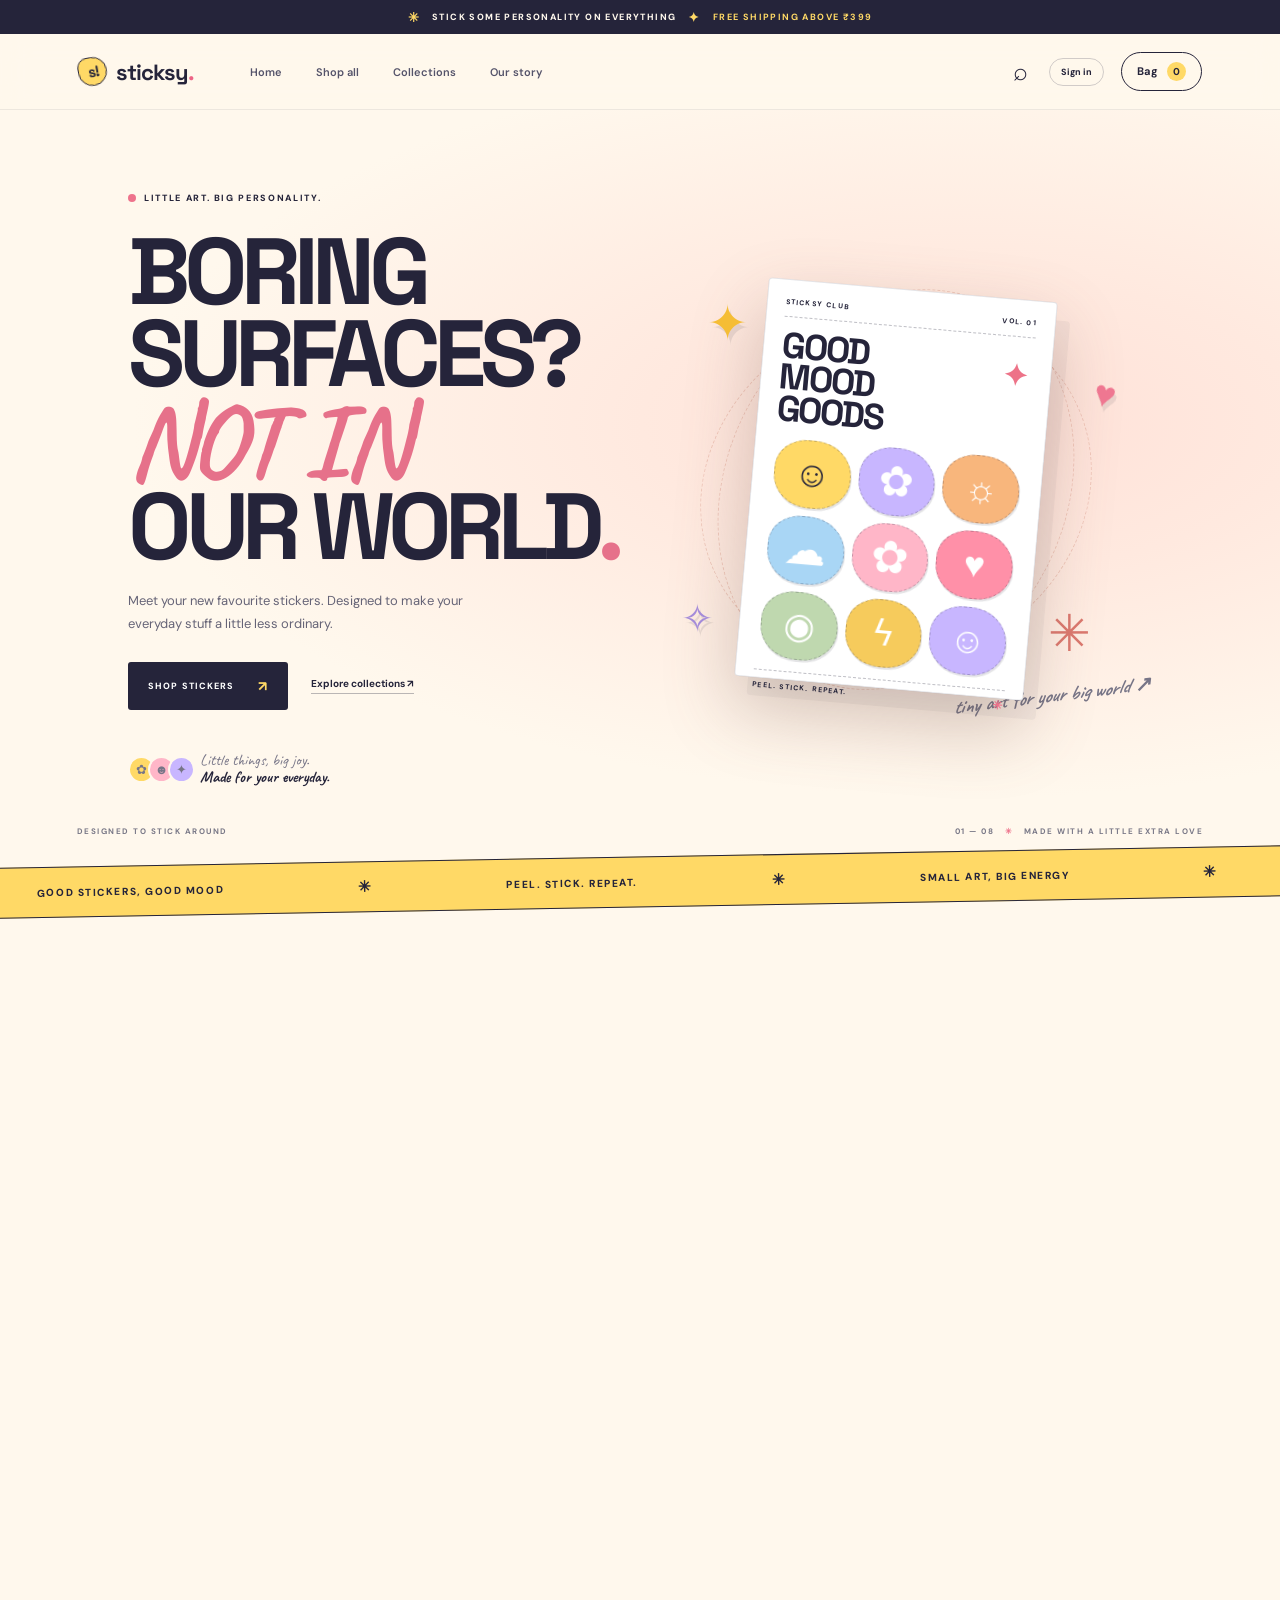
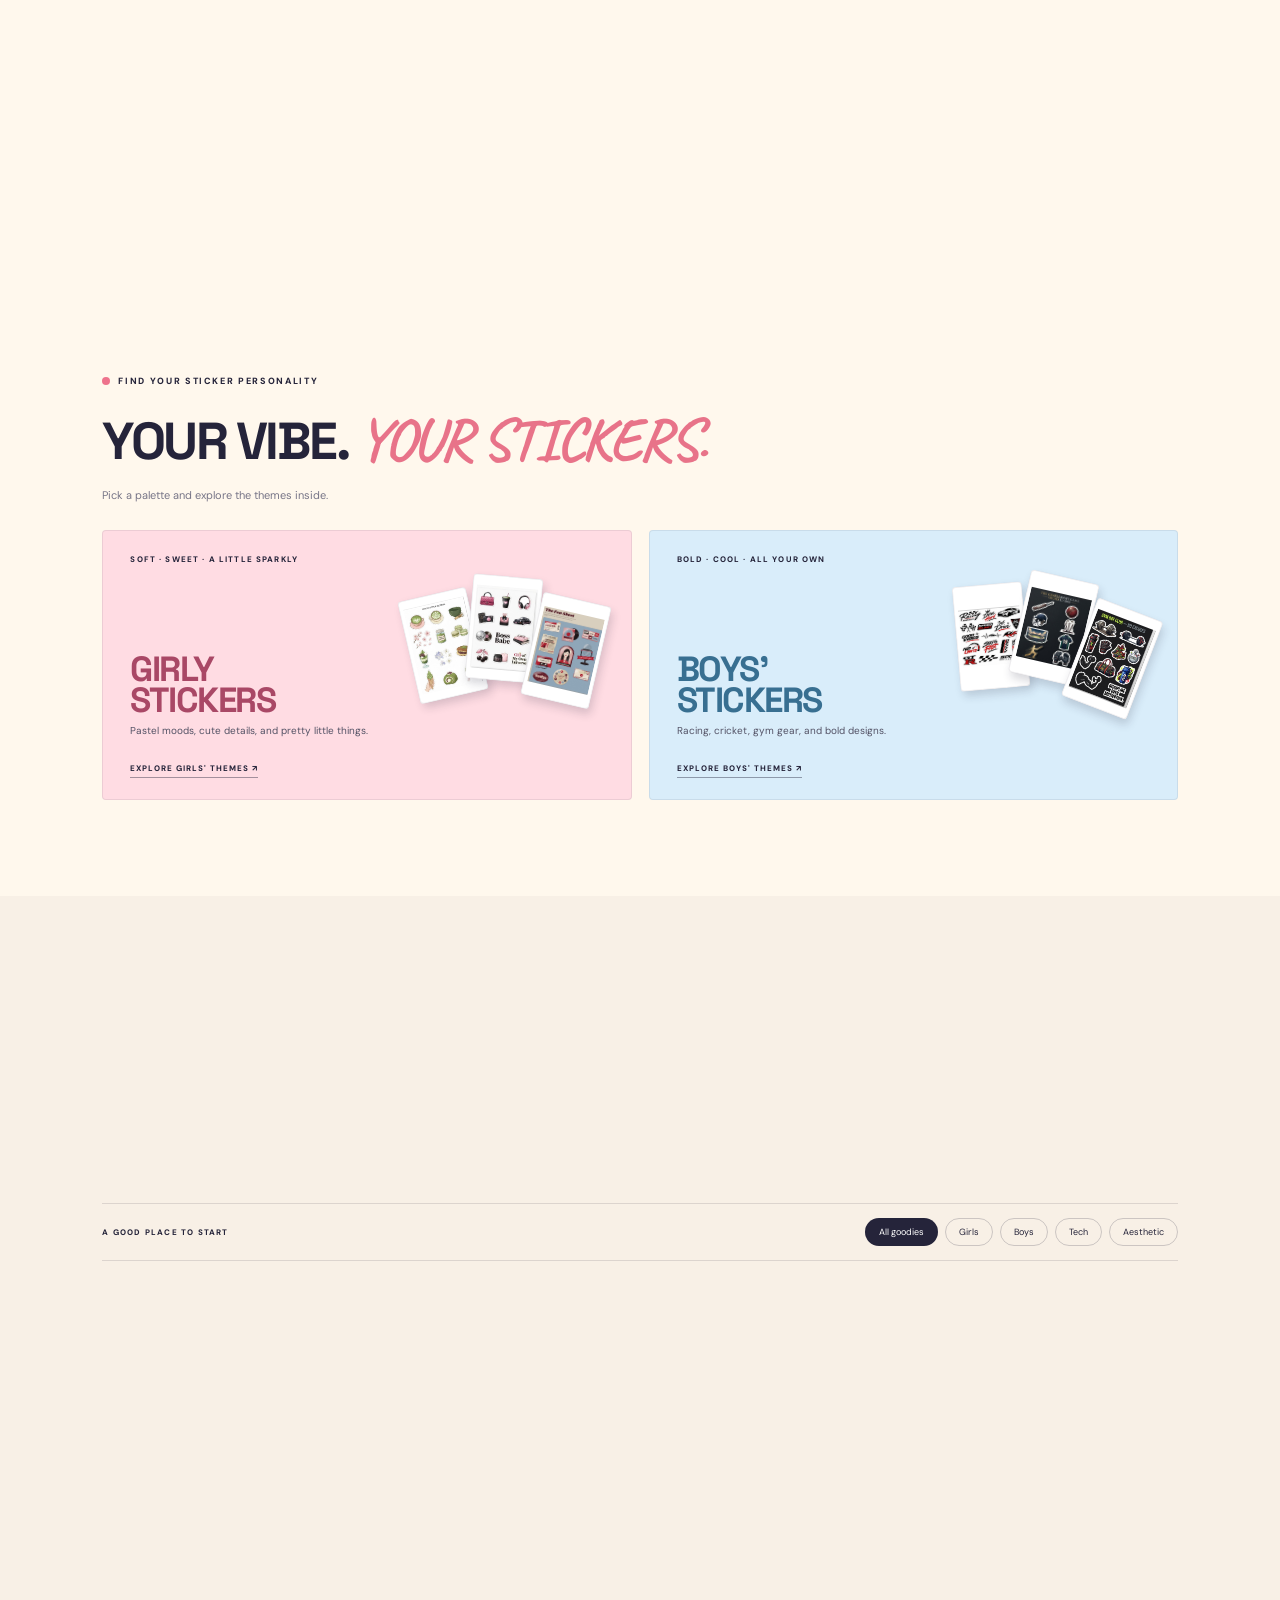
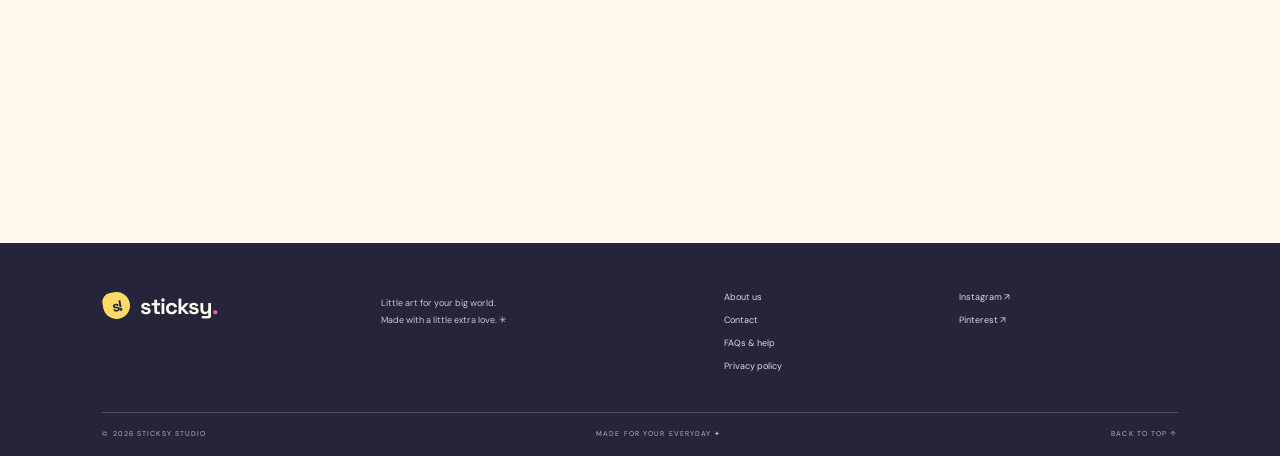
<file: index.html>
<!doctype html>
<html lang="en">
<head>
  <meta charset="UTF-8" />
  <meta name="viewport" content="width=device-width, initial-scale=1.0" />
  <meta name="theme-color" content="#fff8ed" />
  <meta name="description" content="Good stickers for your laptop, water bottle, journal, and everywhere else." />
  <title>Sticksy — Make room for fun</title>
  <link rel="preconnect" href="https://fonts.googleapis.com" />
  <link rel="preconnect" href="https://fonts.gstatic.com" crossorigin />
  <link href="https://fonts.googleapis.com/css2?family=Caveat:wght@500;600;700&family=DM+Sans:wght@400;500;600;700;800&family=Space+Grotesk:wght@400;500;600;700&display=swap" rel="stylesheet" />
  <link rel="stylesheet" href="styles.css" />
</head>
<body>
  <div class="announcement"><span class="twinkle">✳</span> STICK SOME PERSONALITY ON EVERYTHING <span>✦</span><b>FREE SHIPPING ABOVE ₹399</b></div>
  <header class="site-header">
    <a class="brand" href="#home" aria-label="Sticksy home"><span class="brand-mark">s!</span><span>sticksy<span class="brand-dot">.</span></span></a>
    <button class="mobile-menu" aria-label="Open menu" aria-expanded="false">☰</button>
    <nav class="main-nav" aria-label="Main navigation"><a href="#home">Home</a><a href="shop.html">Shop all</a><a href="#collections">Collections</a><a href="#about">Our story</a></nav>
    <div class="nav-actions"><button class="icon-btn search-toggle" aria-label="Search products">⌕</button><a class="icon-btn account-btn" href="auth.html" aria-label="Sign in">Sign in</a><button class="cart-trigger" aria-label="Open shopping bag">Bag <span class="cart-count">0</span></button></div>
  </header>
  <main>
    <section class="hero" id="home">
      <div class="hero-copy"><div class="eyebrow"><span></span> LITTLE ART. BIG PERSONALITY.</div><h1>BORING<br />SURFACES?<br /><span>NOT IN</span><br />OUR WORLD<span class="period">.</span></h1><p>Meet your new favourite stickers. Designed to make your everyday stuff a little less ordinary.</p><div class="hero-ctas"><a class="button button-dark" href="shop.html">SHOP STICKERS <span>↗</span></a><a class="text-link" href="#collections">Explore collections <span>↗</span></a></div><div class="hero-note"><span class="avatar-stack"><i>✿</i><i>☻</i><i>✦</i></span><span>Little things, big joy.<br /><b>Made for your everyday.</b></span></div></div>
      <div class="hero-art" aria-label="Illustrated sticker sheet with playful characters"><div class="sun-doodle">✳</div><div class="hero-sticker sticker-star">✦</div><div class="hero-sticker sticker-heart">♥</div><div class="hero-sticker sticker-sparkle">✧</div><div class="orbit orbit-one"></div><div class="orbit orbit-two"></div><div class="sheet"><div class="sheet-top"><span>STICKSY CLUB</span><span>VOL. 01</span></div><div class="sheet-title">GOOD<br />MOOD<br />GOODS<span>✦</span></div><div class="sheet-grid"><div class="mini-smile">☺</div><div class="mini-blob">✿</div><div class="mini-sun">☼</div><div class="mini-cloud">☁</div><div class="mini-flower">✿</div><div class="mini-heart">♥</div><div class="mini-eye">◉</div><div class="mini-lightning">ϟ</div><div class="mini-smile pink">☺</div></div><div class="sheet-footer">PEEL. STICK. REPEAT. <span>✳</span></div></div><span class="art-caption">tiny art for your big world ↗</span></div>
      <div class="hero-bottom"><span>DESIGNED TO STICK AROUND</span><span>01 — 08 <i>✳</i> MADE WITH A LITTLE EXTRA LOVE</span></div>
    </section>
    <section class="ticker" aria-label="Product highlights"><div class="ticker-track"><span>GOOD STICKERS, GOOD MOOD</span><i>✳</i><span>PEEL. STICK. REPEAT.</span><i>✳</i><span>SMALL ART, BIG ENERGY</span><i>✳</i><span>MADE TO MAKE YOU SMILE</span><i>✳</i><span>GOOD STICKERS, GOOD MOOD</span><i>✳</i><span>PEEL. STICK. REPEAT.</span><i>✳</i></div></section>
    <section class="section collections" id="collections"><div class="section-heading"><div><div class="eyebrow"><span></span> FIND YOUR KIND OF FUN</div><h2>A little something<br />for <em>every side</em> of you.</h2></div><a class="text-link" href="#shop">All collections ↗</a></div><div class="collection-grid">
      <a class="collection-card c1" href="#shop" data-category="Cartoon Chaos"><span class="collection-number">01 / THE HAPPY PLACE</span><span class="collection-emoji">☻</span><div><h3>Cartoon<br />Chaos</h3><p>For the professionally unserious.</p></div><span class="card-arrow">↗</span></a>
      <a class="collection-card c2" href="#shop" data-category="Anime Vibes"><span class="collection-number">02 / MAIN CHARACTER</span><span class="collection-emoji">✦</span><div><h3>Anime<br />Vibes</h3><p>Your plot twist starts here.</p></div><span class="card-arrow">↗</span></a>
      <a class="collection-card c3" href="#shop" data-category="Automotive Culture"><span class="collection-number">03 / FULL THROTTLE</span><span class="collection-emoji">ϟ</span><div><h3>Auto<br />Culture</h3><p>For love at first rev.</p></div><span class="card-arrow">↗</span></a>
      <a class="collection-card c4" href="#shop" data-category="Coding & Tech"><span class="collection-number">04 / CTRL + CUTE</span><span class="collection-emoji">⌘</span><div><h3>Code &<br />Tech</h3><p>Powered by snacks & syntax.</p></div><span class="card-arrow">↗</span></a>
      <a class="collection-card c5" href="#shop" data-category="College Life"><span class="collection-number">05 / CAMPUS CORE</span><span class="collection-emoji">✎</span><div><h3>College<br />Life</h3><p>Attendance optional. Vibes not.</p></div><span class="card-arrow">↗</span></a>
      <a class="collection-card c6" href="#shop" data-category="Aesthetic Dreams"><span class="collection-number">06 / SOFT HOURS</span><span class="collection-emoji">☾</span><div><h3>Aesthetic<br />Dreams</h3><p>A tiny daydream for your day.</p></div><span class="card-arrow">↗</span></a>
      <a class="collection-card c7" href="#shop" data-category="Meme Culture"><span class="collection-number">07 / INTERNET BRAIN</span><span class="collection-emoji">:')</span><div><h3>Meme<br />Culture</h3><p>Sending this sticker is the reply.</p></div><span class="card-arrow">↗</span></a>
      <a class="collection-card c8" href="#custom"><span class="collection-number">08 / YOUR BRAIN, ON PAPER</span><span class="collection-emoji">✿</span><div><h3>Your<br />Creation</h3><p>Dream it up. We'll make it stick.</p></div><span class="card-arrow">↗</span></a>
    </div></section>
    <section class="audience-picks" id="sticker-styles"><div class="audience-heading"><div class="eyebrow"><span></span> FIND YOUR STICKER PERSONALITY</div><h2>YOUR VIBE. <em>YOUR STICKERS.</em></h2><p>Pick a palette and explore the themes inside.</p></div><div class="audience-grid"><a class="audience-card girls-card" href="themes.html?audience=girls"><span class="audience-kicker">SOFT · SWEET · A LITTLE SPARKLY</span><span class="audience-doodle audience-products"><img src="assets/matcha-love.jpeg" alt="" /><img src="assets/boss-babe.jpeg" alt="" /><img src="assets/fan-sheet-01.jpeg" alt="" /></span><div><h3>GIRLY<br />STICKERS</h3><p>Pastel moods, cute details, and pretty little things.</p><span class="audience-link">EXPLORE GIRLS' THEMES ↗</span></div></a><a class="audience-card boys-card" href="themes.html?audience=boys"><span class="audience-kicker">BOLD · COOL · ALL YOUR OWN</span><span class="audience-doodle audience-products"><img src="assets/racing-never-stops.jpeg" alt="" /><img src="assets/gentlemans-cricket.jpeg" alt="" /><img src="assets/gym-rat-club.jpeg" alt="" /></span><div><h3>BOYS'<br />STICKERS</h3><p>Racing, cricket, gym gear, and bold designs.</p><span class="audience-link">EXPLORE BOYS' THEMES ↗</span></div></a></div></section>    <section class="section shop" id="shop"><div class="section-heading"><div><div class="eyebrow"><span></span> THE ONES YOU LOVE</div><h2>THE CROWD<br /><em>FAVOURITES.</em></h2></div><div class="shop-side"><span>Made to be stuck on<br />literally everything.</span><a class="text-link" href="#shop">View all stickers ↗</a></div></div><div class="filter-row"><span class="filter-label">A GOOD PLACE TO START</span><div class="filters"><button class="filter active" data-filter="All">All goodies</button><button class="filter audience-filter" data-audience-filter="girls">Girls</button><button class="filter audience-filter" data-audience-filter="boys">Boys</button><button class="filter" data-filter="Coding & Tech">Tech</button><button class="filter" data-filter="Aesthetic Dreams">Aesthetic</button></div></div><div class="product-grid" id="product-grid"></div></section>
    <section class="manifesto" id="about"><div class="manifesto-art"><span class="manifesto-scribble">good<br />things<br />stick!</span><div class="manifesto-face">☺</div><span class="manifesto-star">✳</span><span class="manifesto-heart">♥</span></div><div class="manifesto-copy"><div class="eyebrow"><span></span> A NOTE FROM US</div><h2>WE BELIEVE EVERYTHING DESERVES A LITTLE <em>PERSONALITY.</em></h2><p>That water bottle with a thousand miles on it. The laptop that goes everywhere. Your journal full of half-formed ideas. They're all little pieces of your world. We make original illustrations that help them feel a little more like you.</p><p>Drawn with care, made for everyday adventures, and always a tiny bit weird. That's the Sticksy way.</p><a class="button button-dark" href="#shop">FIND YOUR STICKER <span>↗</span></a></div></section>
    <section class="custom-banner" id="custom"><div class="custom-doodle">✳</div><div><span class="eyebrow">HAVE AN IDEA?</span><h2>MAKE IT <em>STICK.</em></h2><p>Your sketch, your pet, your weirdly specific inside joke. Let's turn it into a sticker.</p></div><a class="button button-light" href="mailto:hello@sticksy.in?subject=Custom%20sticker%20idea">LET'S MAKE IT <span>↗</span></a></section>
    <section class="newsletter"><div class="newsletter-star">✳</div><div><div class="eyebrow"><span></span> OCCASIONAL GOOD NEWS</div><h2>GOOD STUFF,<br />STRAIGHT TO YOUR <em>INBOX.</em></h2></div><form class="newsletter-form"><label class="sr-only" for="email">Email address</label><input type="email" id="email" placeholder="Your email address" required /><button aria-label="Subscribe">↗</button><small>New drops, little surprises. No weird stuff.</small></form></section>
  </main>
  <footer class="footer"><a class="brand footer-brand" href="#home"><span class="brand-mark">s!</span><span>sticksy<span class="brand-dot">.</span></span></a><p>Little art for your big world.<br />Made with a little extra love. ✳</p><div class="footer-links"><a href="#about">About us</a><a href="mailto:hello@sticksy.in">Contact</a><a href="faq.html">FAQs & help</a><a href="privacy.html">Privacy policy</a></div><div class="footer-social"><a href="#instagram">Instagram ↗</a><a href="#pinterest">Pinterest ↗</a></div><div class="footer-bottom"><span>© 2026 STICKSY STUDIO</span><span>MADE FOR YOUR EVERYDAY ✦</span><a href="#home">BACK TO TOP ↑</a></div></footer>
  <div class="toast" role="status" aria-live="polite"></div>
  <div class="overlay"></div><aside class="cart-drawer" aria-label="Shopping bag"><div class="drawer-head"><div><span class="eyebrow">YOUR GOODIES</span><h2>THE BAG <span>✳</span></h2></div><button class="close-drawer" aria-label="Close bag">×</button></div><div class="invoice-container"><div class="invoice-slot"><div class="slot-hole"></div></div><section class="invoice"><h2 class="title">Your Sticksy Order ✳</h2><p class="amount">Items <span class="value invoice-items-count">0</span></p><p class="amount">Subtotal <span class="value invoice-subtotal">₹0</span></p><p class="amount">Shipping <span class="value invoice-shipping">—</span></p><p class="amount total-amount">Total <span class="value invoice-total">₹0</span></p><div class="free-shipping"><div class="shipping-copy"></div><div class="shipping-track"><span></span></div></div><hr /><ul class="payers-list cart-items"></ul><div class="empty-cart"><div>☺</div><h3>Your bag's feeling lonely.</h3><p>Let's find it a friend.</p><button class="button button-dark continue-shopping">GO SHOPPING <span>↗</span></button></div><div class="payment-status"><p class="heading">Order progress <span class="order-status">In your bag</span></p><div class="status-progress"><div class="checkpoint done"><i>✓</i></div><div class="checkpoint"><span class="circle"></span></div><div class="checkpoint"><span class="circle"></span></div><div class="checkpoint"><span class="circle"></span></div><div class="checkpoint"><span class="circle"></span></div></div><div class="progress-labels"><span>Bag</span><span>Details</span><span>Payment</span><span>Packed</span><span>On its way</span></div></div><div class="btn-group"><button class="btn reminder-btn continue-shopping">Keep shopping</button><button class="btn download-btn checkout-button">Checkout ↗</button></div><p class="invoice-note">Payment starts at checkout. No charge has been made.</p></section></div><div class="drawer-foot"><div class="coupon-row"><input placeholder="Got a code?" aria-label="Discount code" /><button class="apply-coupon">APPLY</button></div><p class="coupon-message"></p><small>Thoughtfully packed with love ✳</small></div></aside>
  <dialog class="quick-view"><button class="quick-close" aria-label="Close quick view">×</button><div class="quick-content"></div></dialog>
  <dialog class="checkout-modal"><button class="checkout-close" aria-label="Close checkout">×</button><div class="checkout-content"></div></dialog>
  <script src="app.js"></script>
  <script src="supabase-config.js"></script><script defer src="auth-session.js"></script>
</body>
</html>
</file>
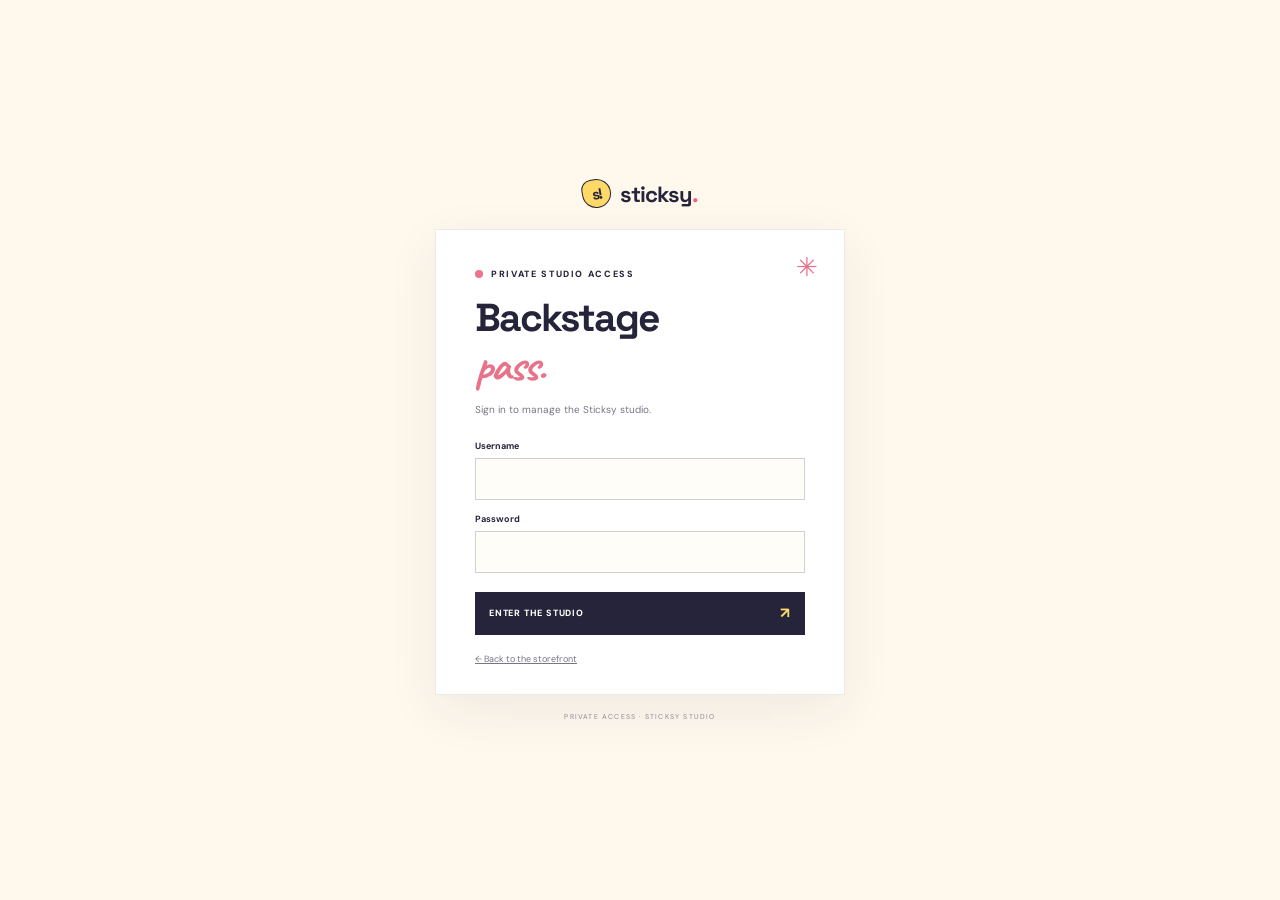
<file: admin-login.html>
<!doctype html>
<html lang="en">
<head><meta charset="UTF-8" /><meta name="viewport" content="width=device-width,initial-scale=1" /><meta name="robots" content="noindex,nofollow" /><title>Admin sign-in — Sticksy</title><link rel="preconnect" href="https://fonts.googleapis.com" /><link rel="preconnect" href="https://fonts.gstatic.com" crossorigin /><link href="https://fonts.googleapis.com/css2?family=Caveat:wght@500;600;700&family=DM+Sans:wght@400;500;600;700;800&family=Space+Grotesk:wght@400;500;600;700&display=swap" rel="stylesheet" /><link rel="stylesheet" href="/styles.css" /><link rel="stylesheet" href="/admin.css" /></head>
<body class="admin-page"><main class="admin-auth-wrap"><a class="brand" href="/"><span class="brand-mark">s!</span><span>sticksy<span class="brand-dot">.</span></span></a><section class="admin-auth-card"><span class="admin-lock">✳</span><div class="eyebrow"><span></span> PRIVATE STUDIO ACCESS</div><h1>Backstage<br /><em>pass.</em></h1><p>Sign in to manage the Sticksy studio.</p><div class="login-error" id="login-error" hidden>That username and password didn’t match. Try again.</div><form method="post" action="/admin/login"><label for="username">Username</label><input id="username" name="username" type="text" autocomplete="username" required /><label for="password">Password</label><input id="password" name="password" type="password" autocomplete="current-password" required /><button class="admin-submit" type="submit">ENTER THE STUDIO <span>↗</span></button></form><a class="admin-return" href="/">← Back to the storefront</a></section><small class="admin-footnote">PRIVATE ACCESS · STICKSY STUDIO</small></main><script src="/admin-login.js" defer></script></body>
</html>
</file>
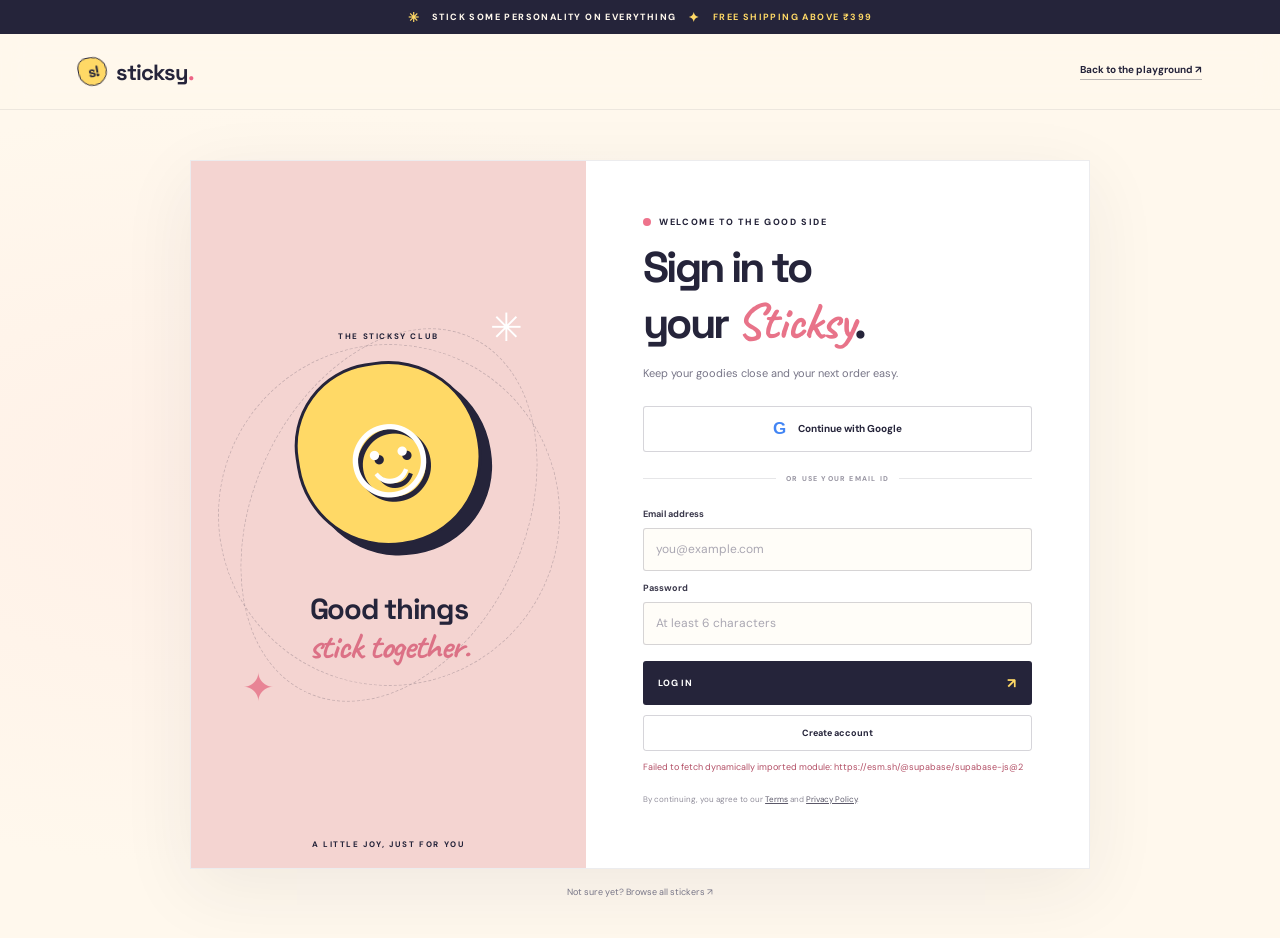
<file: auth.html>
<!doctype html>
<html lang="en">
<head>
  <meta charset="UTF-8" />
  <meta name="viewport" content="width=device-width, initial-scale=1.0" />
  <meta name="theme-color" content="#fff8ed" />
  <title>Sign in — Sticksy</title>
  <link rel="preconnect" href="https://fonts.googleapis.com" />
  <link rel="preconnect" href="https://fonts.gstatic.com" crossorigin />
  <link href="https://fonts.googleapis.com/css2?family=Caveat:wght@500;600;700&family=DM+Sans:wght@400;500;600;700;800&family=Space+Grotesk:wght@400;500;600;700&display=swap" rel="stylesheet" />
  <link rel="stylesheet" href="styles.css" />
  <link rel="stylesheet" href="auth.css" />
</head>
<body class="auth-page">
  <div class="announcement"><span>✳</span> STICK SOME PERSONALITY ON EVERYTHING <span>✦</span><b>FREE SHIPPING ABOVE ₹399</b></div>
  <header class="site-header auth-header"><a class="brand" href="index.html#home" aria-label="Sticksy home"><span class="brand-mark">s!</span><span>sticksy<span class="brand-dot">.</span></span></a><a class="text-link" href="index.html">Back to the playground ↗</a></header>
  <main class="auth-main">
    <section class="auth-card">
      <div class="auth-art"><span class="auth-art-kicker">THE STICKSY CLUB</span><div class="auth-art-smile">☺</div><span class="auth-art-star star-one">✳</span><span class="auth-art-star star-two">✦</span><p>Good things<br /><em>stick together.</em></p><span class="auth-art-foot">A LITTLE JOY, JUST FOR YOU</span></div>
      <div class="auth-content">
        <div id="signed-out-view">
          <div class="eyebrow"><span></span> WELCOME TO THE GOOD SIDE</div><h1>Sign in to<br />your <em>Sticksy</em>.</h1><p class="auth-intro">Keep your goodies close and your next order easy.</p>
          <button class="google-button" id="google-sign-in" type="button"><span class="google-g">G</span> Continue with Google</button>
          <div class="auth-divider"><span></span> OR USE YOUR EMAIL ID <span></span></div>
          <form id="email-form" novalidate><label for="email-address">Email address</label><input id="email-address" name="email" type="email" autocomplete="email" placeholder="you@example.com" required /><label for="email-password">Password</label><input id="email-password" name="password" type="password" autocomplete="current-password" minlength="6" placeholder="At least 6 characters" required /><div class="email-auth-actions"><button class="auth-submit" type="submit">LOG IN <span>↗</span></button><button class="email-signup" type="button" id="email-sign-up">Create account</button></div></form>
          <p class="auth-message" id="auth-message" role="status" aria-live="polite"></p><p class="auth-terms">By continuing, you agree to our <a href="faq.html">Terms</a> and <a href="privacy.html">Privacy Policy</a>.</p>
        </div>
        <div id="signed-in-view" hidden><div class="eyebrow"><span></span> YOU’RE IN</div><h1>Hey there,<br /><em id="customer-name">friend</em> ✳</h1><p class="auth-intro">Your Sticksy account is ready. Good things are on their way.</p><div class="account-summary"><span class="account-avatar">☺</span><div><b id="customer-identity"></b><small>Signed in to Sticksy</small></div></div><a class="auth-submit account-shop-link" href="shop.html">GO FIND YOUR FAVOURITES <span>↗</span></a><button class="sign-out-button" id="sign-out" type="button">Sign out</button></div>
      </div>
    </section>
    <p class="auth-back"><a href="shop.html">Not sure yet? Browse all stickers ↗</a></p>
  </main>
  <script src="supabase-config.js"></script>
  <script defer src="auth.js"></script>
</body>
</html>
</file>
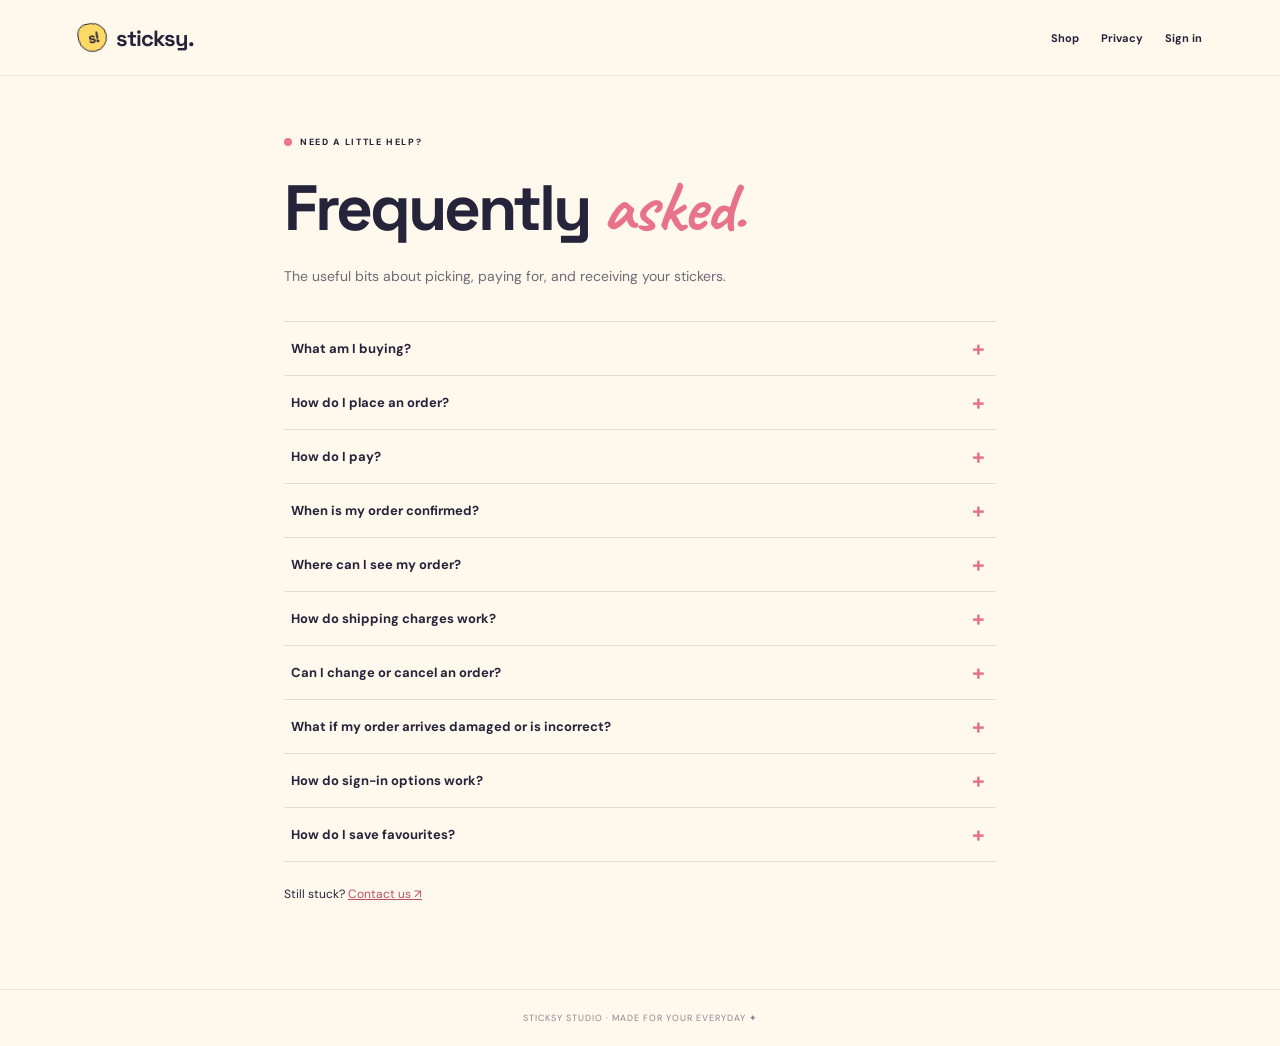
<file: faq.html>
<!doctype html><html lang="en"><head><meta charset="UTF-8"><meta name="viewport" content="width=device-width,initial-scale=1"><meta name="description" content="Answers about Sticksy stickers, checkout, UPI payments, and orders."><title>FAQs — Sticksy</title><link rel="preconnect" href="https://fonts.googleapis.com"><link rel="preconnect" href="https://fonts.gstatic.com" crossorigin><link href="https://fonts.googleapis.com/css2?family=Caveat:wght@500;700&family=DM+Sans:wght@400;500;600;700&family=Space+Grotesk:wght@500;600;700&display=swap" rel="stylesheet"><link rel="stylesheet" href="styles.css"><link rel="stylesheet" href="info.css"></head><body class="info-page"><header class="site-header info-header"><a class="brand" href="index.html"><span class="brand-mark">s!</span><span>sticksy.</span></a><nav><a href="shop.html">Shop</a><a href="privacy.html">Privacy</a><a href="auth.html">Sign in</a></nav></header><main class="info-main faq-main"><div class="eyebrow"><span></span> NEED A LITTLE HELP?</div><h1>Frequently <em>asked.</em></h1><p class="info-lead">The useful bits about picking, paying for, and receiving your stickers.</p><div class="faq-list"><details><summary>What am I buying?</summary><p>Each listing is an A4 sticker sheet. Check the product page for its design, category, and current price.</p></details><details><summary>How do I place an order?</summary><p>Add stickers to your bag, continue to checkout, and enter your delivery details. Checkout will show the amount and UPI payment instructions.</p></details><details><summary>How do I pay?</summary><p>Pay using the UPI QR or UPI option shown at checkout. Submit the payer name and UTR/reference number so the store can check the transfer.</p></details><details><summary>When is my order confirmed?</summary><p>Submitting a UTR does not confirm payment. The store manually checks the payment in its receiving UPI/bank account. Your order is confirmed only after that check.</p></details><details><summary>Where can I see my order?</summary><p>Open your profile menu and choose “Your orders.” Order history currently appears only in the browser where you placed the order.</p></details><details><summary>How do shipping charges work?</summary><p>Checkout shows the shipping charge for your current cart before you pay. The store currently offers free shipping on orders above ₹399.</p></details><details><summary>Can I change or cancel an order?</summary><p>Contact the store as soon as possible at <a href="mailto:hello@sticksy.in">hello@sticksy.in</a> with your order reference. Changes depend on whether the order has already been packed or shipped.</p></details><details><summary>What if my order arrives damaged or is incorrect?</summary><p>Contact <a href="mailto:hello@sticksy.in">hello@sticksy.in</a> with your order reference and a photo of the issue so the store can help.</p></details><details><summary>How do sign-in options work?</summary><p>You can sign in with Google or with an email address and password. Create an account first if you are new to email sign-in.</p></details><details><summary>How do I save favourites?</summary><p>Tap the heart on a product card. Favourites are currently saved in your browser, so they may not sync across devices.</p></details></div><p class="faq-contact">Still stuck? <a href="mailto:hello@sticksy.in">Contact us ↗</a></p></main><footer class="info-footer">STICKSY STUDIO · MADE FOR YOUR EVERYDAY ✦</footer></body></html>
</file>
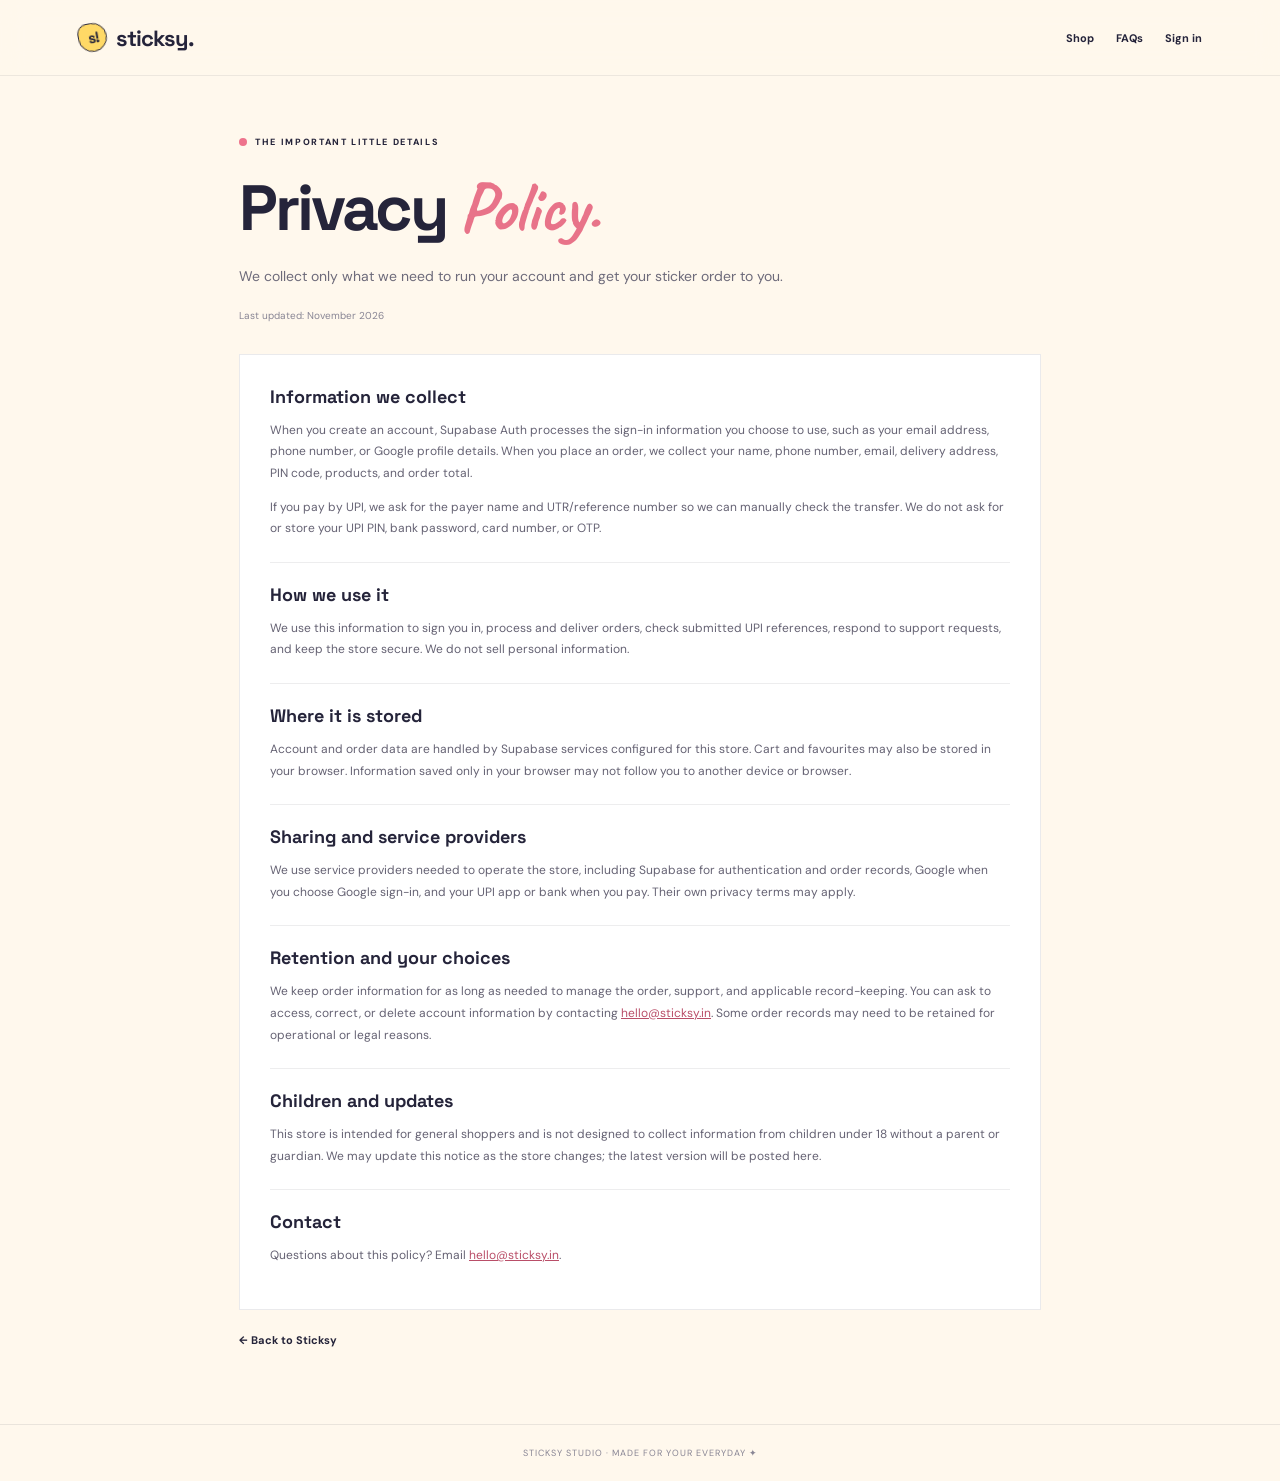
<file: privacy.html>
<!doctype html><html lang="en"><head><meta charset="UTF-8"><meta name="viewport" content="width=device-width,initial-scale=1"><meta name="description" content="Sticksy privacy policy: what we collect and how we use it."><title>Privacy Policy — Sticksy</title><link rel="preconnect" href="https://fonts.googleapis.com"><link rel="preconnect" href="https://fonts.gstatic.com" crossorigin><link href="https://fonts.googleapis.com/css2?family=Caveat:wght@500;700&family=DM+Sans:wght@400;500;600;700&family=Space+Grotesk:wght@500;600;700&display=swap" rel="stylesheet"><link rel="stylesheet" href="styles.css"><link rel="stylesheet" href="info.css"></head><body class="info-page"><header class="site-header info-header"><a class="brand" href="index.html"><span class="brand-mark">s!</span><span>sticksy.</span></a><nav><a href="shop.html">Shop</a><a href="faq.html">FAQs</a><a href="auth.html">Sign in</a></nav></header><main class="info-main"><div class="eyebrow"><span></span> THE IMPORTANT LITTLE DETAILS</div><h1>Privacy <em>Policy.</em></h1><p class="info-lead">We collect only what we need to run your account and get your sticker order to you.</p><p class="info-updated">Last updated: November 2026</p><article class="policy-copy"><section><h2>Information we collect</h2><p>When you create an account, Supabase Auth processes the sign-in information you choose to use, such as your email address, phone number, or Google profile details. When you place an order, we collect your name, phone number, email, delivery address, PIN code, products, and order total.</p><p>If you pay by UPI, we ask for the payer name and UTR/reference number so we can manually check the transfer. We do not ask for or store your UPI PIN, bank password, card number, or OTP.</p></section><section><h2>How we use it</h2><p>We use this information to sign you in, process and deliver orders, check submitted UPI references, respond to support requests, and keep the store secure. We do not sell personal information.</p></section><section><h2>Where it is stored</h2><p>Account and order data are handled by Supabase services configured for this store. Cart and favourites may also be stored in your browser. Information saved only in your browser may not follow you to another device or browser.</p></section><section><h2>Sharing and service providers</h2><p>We use service providers needed to operate the store, including Supabase for authentication and order records, Google when you choose Google sign-in, and your UPI app or bank when you pay. Their own privacy terms may apply.</p></section><section><h2>Retention and your choices</h2><p>We keep order information for as long as needed to manage the order, support, and applicable record-keeping. You can ask to access, correct, or delete account information by contacting <a href="mailto:hello@sticksy.in">hello@sticksy.in</a>. Some order records may need to be retained for operational or legal reasons.</p></section><section><h2>Children and updates</h2><p>This store is intended for general shoppers and is not designed to collect information from children under 18 without a parent or guardian. We may update this notice as the store changes; the latest version will be posted here.</p></section><section><h2>Contact</h2><p>Questions about this policy? Email <a href="mailto:hello@sticksy.in">hello@sticksy.in</a>.</p></section></article><a class="info-back" href="index.html">← Back to Sticksy</a></main><footer class="info-footer">STICKSY STUDIO · MADE FOR YOUR EVERYDAY ✦</footer></body></html>
</file>
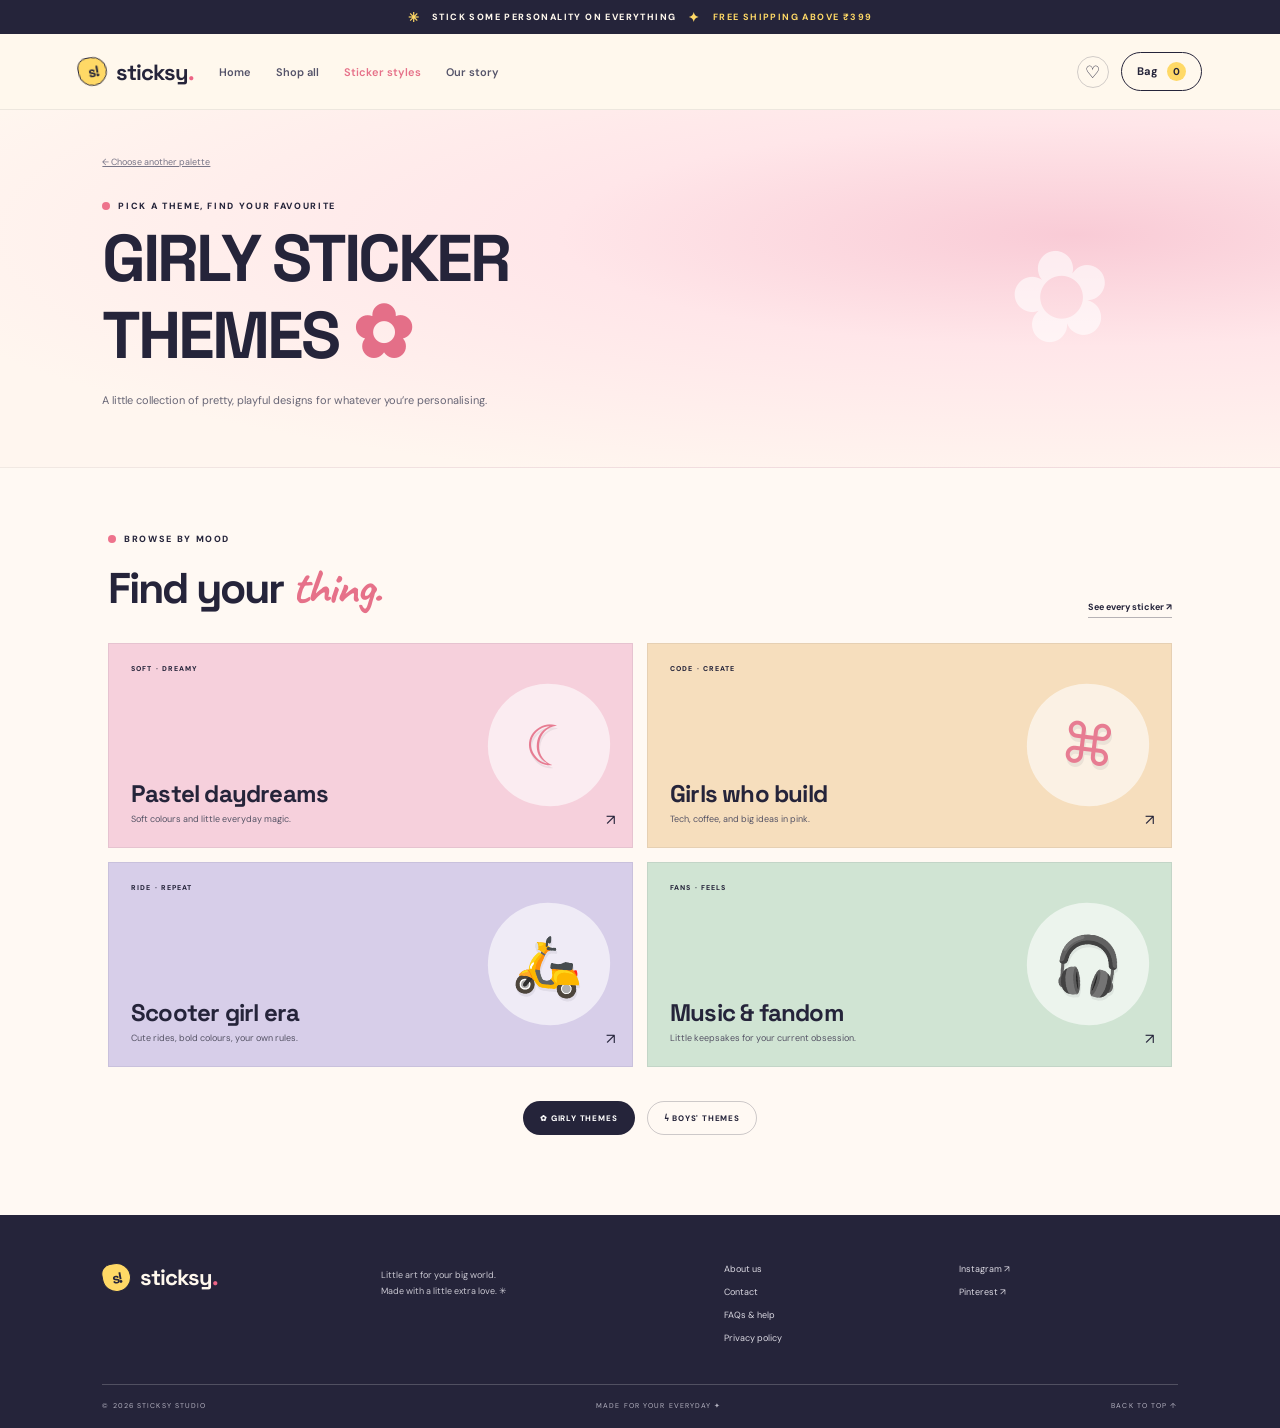
<file: themes.html>
<!doctype html>
<html lang="en">
<head>
  <meta charset="UTF-8" />
  <meta name="viewport" content="width=device-width, initial-scale=1.0" />
  <meta name="theme-color" content="#fff0f3" />
  <title>Sticker themes — Sticksy</title>
  <link rel="preconnect" href="https://fonts.googleapis.com" />
  <link rel="preconnect" href="https://fonts.gstatic.com" crossorigin />
  <link href="https://fonts.googleapis.com/css2?family=Caveat:wght@500;600;700&family=DM+Sans:wght@400;500;600;700;800&family=Space+Grotesk:wght@400;500;600;700&display=swap" rel="stylesheet" />
  <link rel="stylesheet" href="styles.css" />
  <link rel="stylesheet" href="themes.css" />
</head>
<body class="theme-page">
  <div class="announcement"><span>✳</span> STICK SOME PERSONALITY ON EVERYTHING <span>✦</span><b>FREE SHIPPING ABOVE ₹399</b></div>
  <header class="site-header"><a class="brand" href="index.html#home" aria-label="Sticksy home"><span class="brand-mark">s!</span><span>sticksy<span class="brand-dot">.</span></span></a><button class="mobile-menu" aria-label="Open menu" aria-expanded="false">☰</button><nav class="main-nav"><a href="index.html#home">Home</a><a href="shop.html">Shop all</a><a class="active" href="themes.html?audience=girls">Sticker styles</a><a href="index.html#about">Our story</a></nav><div class="theme-actions"><a class="theme-account" href="auth.html" aria-label="Account">♡</a><a class="cart-trigger" href="index.html?cart=open">Bag <span class="cart-count">0</span></a></div></header>
  <main class="theme-main"><div class="theme-hero"><a class="back-link" href="index.html#sticker-styles">← Choose another palette</a><div class="eyebrow"><span></span> PICK A THEME, FIND YOUR FAVOURITE</div><h1 id="theme-heading">GIRLY STICKER<br />THEMES <em>✳</em></h1><p id="theme-copy">A little collection of pretty, playful designs for whatever you're personalising.</p><span class="theme-hero-doodle" id="theme-doodle">✿</span></div><section class="theme-catalog"><div class="theme-catalog-top"><div><div class="eyebrow"><span></span> BROWSE BY MOOD</div><h2>Find your <em>thing.</em></h2></div><a href="shop.html">See every sticker ↗</a></div><div class="theme-grid" id="theme-grid"></div><div class="theme-switches"><a href="themes.html?audience=girls" data-audience="girls">✿ GIRLY THEMES</a><a href="themes.html?audience=boys" data-audience="boys">ϟ BOYS' THEMES</a></div></section></main>
  <footer class="footer"><a class="brand footer-brand" href="index.html#home"><span class="brand-mark">s!</span><span>sticksy<span class="brand-dot">.</span></span></a><p>Little art for your big world.<br />Made with a little extra love. ✳</p><div class="footer-links"><a href="index.html#about">About us</a><a href="mailto:hello@sticksy.in">Contact</a><a href="faq.html">FAQs & help</a><a href="privacy.html">Privacy policy</a></div><div class="footer-social"><a href="#instagram">Instagram ↗</a><a href="#pinterest">Pinterest ↗</a></div><div class="footer-bottom"><span>© 2026 STICKSY STUDIO</span><span>MADE FOR YOUR EVERYDAY ✦</span><a href="#top">BACK TO TOP ↑</a></div></footer>
  <script src="themes.js"></script><script defer src="auth-session.js"></script>
</body>
</html>
</file>
<file: styles.css>
@import url('https://fonts.googleapis.com/css2?family=Fraunces:opsz,wght,SOFT,WONK@9..144,700,20,1&display=swap');
:root{--cream:#fff8ed;--ink:#25243a;--yellow:#ffd966;--pink:#ffb6c8;--lav:#c8b6ff;--blue:#a9d6f5;--green:#b6d9ad;--sans:'DM Sans',sans-serif;--display:'Space Grotesk',sans-serif;--serif:'Fraunces',serif}*{box-sizing:border-box}html{scroll-behavior:smooth}body{margin:0;background:var(--cream);color:var(--ink);font-family:var(--sans);-webkit-font-smoothing:antialiased}button,a,input{font:inherit}button{color:inherit}a{color:inherit;text-decoration:none}.announcement{height:34px;background:var(--ink);color:#fff8ed;display:flex;justify-content:center;align-items:center;gap:12px;font-size:9px;font-weight:800;letter-spacing:1.4px}.announcement span{color:var(--yellow);font-size:13px;animation:twinkle 2.3s infinite}.announcement b{color:var(--yellow);font-size:9px}.site-header{height:76px;display:flex;align-items:center;padding:0 6.1%;gap:56px;border-bottom:1px solid #25243a15;position:sticky;top:0;z-index:20;background:#fff8edf2;backdrop-filter:blur(14px)}.brand{display:flex;align-items:center;gap:9px;font-family:var(--display);font-size:22px;font-weight:700;letter-spacing:-1px;white-space:nowrap}.brand-mark{width:29px;height:29px;background:var(--yellow);border:1.5px solid var(--ink);border-radius:10px 50% 50% 50%;display:grid;place-items:center;font-size:15px;transform:rotate(-10deg)}.brand-dot{color:#ed6485}.main-nav{display:flex;gap:34px;align-items:center;flex:1}.main-nav a{font-size:11px;font-weight:600;color:#55546a;transition:color .2s}.main-nav a:hover,.text-link:hover{color:#ef6684}.nav-actions{display:flex;align-items:center;gap:17px}.icon-btn{border:0;background:none;font-size:21px;cursor:pointer;padding:4px}.search-toggle{font-size:25px}.cart-trigger{border:1px solid var(--ink);border-radius:30px;padding:9px 15px;background:transparent;font-size:11px;font-weight:700;cursor:pointer}.cart-count{display:inline-grid;place-items:center;background:var(--yellow);width:19px;height:19px;border-radius:50%;margin-left:6px;font-size:10px}.mobile-menu{display:none}.hero{min-height:660px;position:relative;overflow:hidden;padding:82px 10% 70px;display:grid;grid-template-columns:1fr 1fr;align-items:center;background:radial-gradient(ellipse at 76% 42%,#ffe1d8 0,#ffe9df 24%,#fff8ed 61%)}.hero-copy{position:relative;z-index:2}.eyebrow{font-size:9px;letter-spacing:1.65px;font-weight:800;display:flex;align-items:center;gap:8px}.eyebrow>span:first-child{display:inline-block;background:#ee738c;width:8px;height:8px;border-radius:50%}.hero h1{font:700 clamp(54px,7.5vw,94px)/.87 var(--display);letter-spacing:-6.5px;margin:27px 0 21px}.hero h1>span:first-of-type{color:#e6718a}.hero h1 .period{color:#e6718a}.hero-copy>p{font-size:13px;line-height:1.8;max-width:360px;color:#666477;margin-bottom:26px}.hero-ctas{display:flex;align-items:center;gap:23px}.button{border:0;border-radius:3px;padding:15px 20px;font-size:9px;letter-spacing:1.1px;font-weight:800;display:inline-flex;align-items:center;justify-content:space-between;gap:24px;cursor:pointer;transition:transform .2s,box-shadow .2s}.button:hover{transform:translateY(-3px) rotate(-1deg);box-shadow:4px 5px 0 #25243a}.button:active{transform:translateY(1px) scale(.98)}.button-dark{background:var(--ink);color:white}.button-dark span{color:var(--yellow);font-size:14px}.text-link{font-size:10px;font-weight:700;border-bottom:1px solid #25243a50;padding-bottom:3px;transition:color .2s}.hero-note{display:flex;align-items:center;gap:12px;margin-top:42px;font-size:9px;line-height:1.65;color:#777587}.hero-note b{color:var(--ink)}.avatar-stack{display:flex}.avatar-stack i{font-style:normal;width:27px;height:27px;border-radius:50%;display:grid;place-items:center;border:2px solid var(--cream);margin-right:-7px;background:var(--yellow);font-size:13px}.avatar-stack i:nth-child(2){background:var(--pink)}.avatar-stack i:nth-child(3){background:var(--lav)}.hero-art{height:470px;position:relative;display:grid;place-items:center}.sheet{width:290px;height:400px;background:#fff;border:1px solid #25243a1f;border-radius:4px;box-shadow:14px 18px 0 #25243a0b,0 30px 70px #765e5250;padding:17px 18px;transform:rotate(5deg);position:relative;z-index:2;animation:float 5s ease-in-out infinite}.sheet-top,.sheet-footer{display:flex;justify-content:space-between;font-size:7px;letter-spacing:1.2px;font-weight:800}.sheet-top{border-bottom:1px dashed #25243a4a;padding-bottom:10px}.sheet-title{font:700 36px/.87 var(--display);letter-spacing:-2px;margin:14px 0 8px;position:relative}.sheet-title>span{color:#ed7388;position:absolute;right:6px;top:12px;font-size:30px}.sheet-grid{display:grid;grid-template-columns:repeat(3,1fr);grid-template-rows:repeat(3,68px);gap:8px;padding:5px 3px 12px}.sheet-grid>div{display:grid;place-items:center;border:1px dashed #25243a44;border-radius:42% 50% 45% 48%;font-size:36px;filter:drop-shadow(1px 2px 0 #25243a20)}.mini-smile{background:var(--yellow);color:#25243a}.mini-blob{background:var(--lav);color:#fff;font-size:42px!important}.mini-sun{background:#f8b67c;color:#fff}.mini-cloud{background:var(--blue);color:#fff;font-size:42px!important}.mini-flower{background:var(--pink);color:#fff;font-size:45px!important}.mini-heart{background:#ff90a8;color:#fff}.mini-eye{background:#bfd8af;color:#fff}.mini-lightning{background:#f6cb5c;color:#fff}.mini-smile.pink{background:#c8b6ff;color:white}.sheet-footer{border-top:1px dashed #25243a4a;padding-top:10px}.sheet-footer span{color:#ee728b;font-size:12px;margin-top:-3px}.hero-sticker{position:absolute;z-index:3;filter:drop-shadow(3px 5px 0 #25243a18)}.sticker-star{font-size:49px;color:#f5bd35;top:37px;left:13%;animation:wobble 4s ease-in-out infinite}.sticker-heart{font-size:37px;color:#ef7791;right:7%;top:116px;transform:rotate(15deg);animation:wobble 5s ease-in-out infinite reverse}.sticker-sparkle{font-size:39px;color:#a48bd9;left:8%;bottom:80px}.sun-doodle{position:absolute;right:12%;bottom:57px;color:#db786e;font-size:51px;animation:slowspin 20s linear infinite}.orbit{border:1px dashed #dd9e8c70;position:absolute;border-radius:50%}.orbit-one{width:400px;height:350px;transform:rotate(-25deg)}.orbit-two{width:340px;height:415px;transform:rotate(27deg)}.art-caption{position:absolute;right:0;bottom:16px;font-size:9px;font-style:italic;color:#777587;transform:rotate(-7deg)}.hero-bottom{position:absolute;bottom:21px;left:6%;right:6%;display:flex;justify-content:space-between;font-size:8px;letter-spacing:1.5px;font-weight:700;color:#797887}.hero-bottom i{color:#ee738c;font-style:normal;margin:0 7px}.ticker{background:var(--yellow);height:50px;overflow:hidden;display:flex;align-items:center;transform:rotate(-1deg) scale(1.02);position:relative;z-index:3;border-top:1px solid var(--ink);border-bottom:1px solid var(--ink)}.ticker-track{display:flex;align-items:center;justify-content:space-around;gap:34px;white-space:nowrap;min-width:200%;animation:marquee 35s linear infinite;font-size:10px;font-weight:800;letter-spacing:1.4px}.ticker-track i{font-style:normal;font-size:15px}.section{padding:105px 8%}.section-heading{display:flex;justify-content:space-between;align-items:end;margin-bottom:38px}.section-heading h2,.manifesto h2,.newsletter h2{font:700 clamp(37px,5vw,58px)/.98 var(--display);letter-spacing:-3px;margin:18px 0 0}.section-heading h2 em,.manifesto h2 em,.newsletter h2 em{font:italic 700 1em var(--serif);letter-spacing:-2px;color:#eb7187}.collections{padding-top:125px}.collection-grid{display:grid;grid-template-columns:repeat(4,1fr);gap:12px}.collection-card{height:265px;padding:17px 18px 16px;display:flex;flex-direction:column;justify-content:space-between;position:relative;overflow:hidden;border:1px solid #25243a13;border-radius:3px;transition:transform .25s,box-shadow .25s}.collection-card:hover{transform:translateY(-5px) rotate(-.7deg);box-shadow:5px 7px 0 #25243a1b}.c1{background:#f6d1ca}.c2{background:#d6c9f1}.c3{background:#d2dfcc}.c4{background:#c5e1f4}.c5{background:#f7d98a}.c6{background:#e4d4dd}.c7{background:#f8c5d0}.c8{background:#c4dbd2}.collection-number{font-size:7px;letter-spacing:1.1px;font-weight:800;z-index:1}.collection-emoji{position:absolute;right:16px;top:33px;font-size:81px;line-height:1;color:#fff9;filter:drop-shadow(2px 4px 0 #25243a20);transition:transform .3s}.collection-card:hover .collection-emoji{transform:rotate(14deg) scale(1.13)}.collection-card h3{font:700 29px/.92 var(--display);letter-spacing:-1px;margin:0 0 9px}.collection-card p{font-size:9px;margin:0;color:#454457}.card-arrow{position:absolute;bottom:15px;right:17px;font-size:15px}.shop{background:#f8f0e6;padding-top:99px;padding-bottom:109px}.shop-side{display:flex;align-items:end;gap:24px;font-size:9px;color:#696879;line-height:1.6}.filter-row{display:flex;justify-content:space-between;align-items:center;padding:14px 0;border-top:1px solid #25243a22;border-bottom:1px solid #25243a22;margin-bottom:23px}.filter-label{font-size:8px;font-weight:800;letter-spacing:1.2px}.filters{display:flex;gap:7px}.filter{border:1px solid #25243a35;background:transparent;border-radius:50px;padding:7px 13px;font-size:9px;cursor:pointer}.filter.active,.filter:hover{background:var(--ink);color:white}.product-grid{display:grid;grid-template-columns:repeat(3,1fr);gap:24px 16px}.product-card{position:relative;min-width:0}.product-visual{aspect-ratio:1/1.02;position:relative;display:grid;place-items:center;overflow:hidden;border-radius:3px;cursor:pointer}.product-card:nth-child(6n+1) .product-visual{background:#f6d8cf}.product-card:nth-child(6n+2) .product-visual{background:#d5c9ee}.product-card:nth-child(6n+3) .product-visual{background:#d0e1cd}.product-card:nth-child(6n+4) .product-visual{background:#c4e0f3}.product-card:nth-child(6n+5) .product-visual{background:#f5dc9f}.product-card:nth-child(6n) .product-visual{background:#f4c4d2}.product-visual:after{content:"";position:absolute;width:70%;height:70%;border:1px dashed #25243a25;border-radius:50%;transform:rotate(-17deg)}.mock-sheet{width:49%;height:77%;background:#fff;border:1px solid #25243a19;box-shadow:7px 10px 0 #25243a13,0 15px 28px #25243a24;transform:rotate(-6deg);position:relative;z-index:1;padding:9% 8%;display:flex;flex-direction:column;justify-content:space-between;transition:transform .35s}.product-visual:hover .mock-sheet{transform:rotate(0) scale(1.06)}.mock-title{font:700 clamp(13px,1.9vw,20px)/.9 var(--display);letter-spacing:-.9px}.mock-stickers{display:grid;grid-template-columns:repeat(3,1fr);gap:5px;align-items:center;justify-items:center}.mock-stickers i{font-style:normal;font-size:clamp(14px,2.5vw,27px);background:#fbd960;width:100%;aspect-ratio:1;border-radius:44%;display:grid;place-items:center;color:#fff;text-shadow:1px 2px 1px #2223}.mock-stickers i:nth-child(3n+2){background:#f391a8}.mock-stickers i:nth-child(3n){background:#ac9ade}.mock-stickers i:nth-child(4n){background:#9fc9df}.mock-foot{font-size:6px;letter-spacing:.6px;font-weight:700}.badge{position:absolute;z-index:2;top:13px;left:13px;background:var(--ink);color:white;padding:7px 9px;font-size:7px;font-weight:800;letter-spacing:.6px}.wishlist{position:absolute;z-index:2;top:10px;right:12px;border:0;background:#fff;border-radius:50%;height:29px;width:29px;font-size:15px;cursor:pointer;transition:transform .2s,color .2s}.wishlist:hover,.wishlist.liked{color:#ee6986;transform:scale(1.15)}.quick-trigger{position:absolute;z-index:2;bottom:12px;right:12px;border:1px solid var(--ink);background:#fff;border-radius:20px;padding:8px 12px;font-size:8px;font-weight:800;cursor:pointer;transform:translateY(45px);opacity:0;transition:all .2s}.product-visual:hover .quick-trigger{transform:translateY(0);opacity:1}.product-info{padding:13px 2px}.product-category{font-size:7px;letter-spacing:1px;color:#82808e;font-weight:700;text-transform:uppercase}.product-info h3{font:600 14px var(--display);margin:5px 0 7px}.product-price{display:flex;align-items:center;gap:8px;font-size:11px;font-weight:700}.old-price{text-decoration:line-through;color:#9794a1;font-size:9px;font-weight:500}.card-add{position:absolute;right:2px;bottom:18px;border:1px solid #25243a;border-radius:50%;background:transparent;width:30px;height:30px;font-size:18px;cursor:pointer;transition:all .2s}.card-add:hover{background:var(--ink);color:#fff;transform:rotate(90deg)}.manifesto{display:grid;grid-template-columns:1fr 1.05fr;min-height:445px;padding:95px 12%;gap:9%;align-items:center}.manifesto-art{height:300px;background:#f4d4d1;position:relative;display:grid;place-items:center;overflow:hidden;transform:rotate(-2deg)}.manifesto-face{font-size:143px;color:var(--yellow);-webkit-text-stroke:3px var(--ink);text-shadow:8px 9px 0 #25243a;transform:rotate(10deg)}.manifesto-scribble{font:700 21px/.92 var(--serif);font-style:italic;position:absolute;left:25px;top:27px;transform:rotate(-12deg);z-index:1}.manifesto-star{position:absolute;right:28px;top:35px;font-size:50px;color:#fff}.manifesto-heart{position:absolute;right:44px;bottom:23px;font-size:35px;color:#e87d91}.manifesto-copy h2{font-size:43px;margin:19px 0}.manifesto-copy>p{font-size:11px;line-height:1.9;color:#6b6978;margin:0 0 12px}.manifesto-copy .button{margin-top:13px}.custom-banner{min-height:245px;background:var(--lav);padding:55px 12%;display:flex;align-items:center;justify-content:space-between;position:relative;overflow:hidden}.custom-banner h2{font:700 54px/.92 var(--display);letter-spacing:-3px;margin:11px 0}.custom-banner h2 em{font:italic 700 1em var(--serif);color:#fff}.custom-banner p{font-size:11px;color:#45425b}.custom-doodle{position:absolute;left:48%;font-size:146px;color:#fff5;animation:slowspin 24s linear infinite}.button-light{background:var(--cream);z-index:1}.newsletter{padding:82px 13%;display:flex;align-items:center;justify-content:space-between;position:relative;overflow:hidden}.newsletter h2{font-size:44px}.newsletter-star{position:absolute;right:45%;top:48px;font-size:40px;color:#ef798e}.newsletter-form{width:335px;display:grid;grid-template-columns:1fr 40px;border-bottom:1px solid var(--ink);position:relative;margin-top:29px}.newsletter-form input{border:0;background:transparent;padding:13px 5px;font-size:11px;outline:none}.newsletter-form button{border:0;background:var(--yellow);border-radius:50%;height:30px;width:30px;align-self:center;font-weight:700;cursor:pointer}.newsletter-form small{grid-column:1/3;font-size:8px;color:#898696;margin-top:10px}.footer{background:var(--ink);color:#fff8ed;padding:48px 8% 18px;display:grid;grid-template-columns:1.2fr 1.5fr 1fr 1fr;gap:16px;align-items:start}.footer-brand{color:#fff8ed}.footer-brand .brand-mark{color:var(--ink)}.footer>p{font-size:9px;color:#c9c7d1;line-height:1.8;margin:4px 0}.footer-links,.footer-social{display:flex;flex-direction:column;gap:11px;font-size:9px;color:#dbd9e2}.footer-links a:hover,.footer-social a:hover{color:var(--yellow)}.footer-bottom{grid-column:1/5;border-top:1px solid #fff3;padding-top:16px;margin-top:24px;display:flex;justify-content:space-between;font-size:7px;letter-spacing:1.1px;color:#b5b3c1}.toast{position:fixed;bottom:24px;left:50%;transform:translate(-50%,20px);background:var(--ink);color:white;padding:13px 21px;border-radius:3px;font-size:10px;z-index:60;opacity:0;pointer-events:none;transition:.25s;box-shadow:0 7px 24px #25243a30}.toast.show{opacity:1;transform:translate(-50%,0)}.overlay{position:fixed;inset:0;background:#17162670;z-index:39;opacity:0;visibility:hidden;transition:.3s}.overlay.open{opacity:1;visibility:visible}.cart-drawer{position:fixed;z-index:40;right:0;top:0;height:100%;width:min(420px,100%);background:var(--cream);padding:25px;transform:translateX(102%);transition:transform .35s cubic-bezier(.22,.75,.25,1);display:flex;flex-direction:column}.cart-drawer.open{transform:translateX(0)}.drawer-head{display:flex;justify-content:space-between;align-items:center;border-bottom:1px solid #25243a24;padding:0 0 17px}.drawer-head h2{font:700 28px var(--display);margin:6px 0 0;letter-spacing:-1px}.drawer-head h2 span{color:#ef7188;font-size:20px}.close-drawer,.quick-close,.checkout-close{border:1px solid #25243a40;background:transparent;border-radius:50%;height:32px;width:32px;font-size:22px;cursor:pointer}.free-shipping{padding:18px 0 15px;border-bottom:1px solid #25243a1b}.shipping-copy{font-size:10px;margin-bottom:10px}.shipping-track{height:5px;background:#e8e1d9;border-radius:4px;overflow:hidden}.shipping-track span{display:block;background:#e8778e;width:0;height:100%;transition:width .3s}.cart-items{overflow:auto;flex:1}.cart-item{display:grid;grid-template-columns:61px 1fr auto;gap:13px;padding:15px 0;border-bottom:1px solid #25243a1b}.cart-thumb{display:grid;place-items:center;background:var(--pink);font-size:27px;height:66px}.cart-item:nth-child(even) .cart-thumb{background:var(--lav)}.cart-item h4{font-size:11px;margin:4px 0 6px}.cart-item p{font-size:9px;margin:0;color:#777587}.qty-control{display:flex;align-items:center;gap:9px;margin-top:9px}.qty-control button{border:1px solid #25243a44;background:transparent;width:21px;height:21px;cursor:pointer}.cart-item-price{font-size:10px;font-weight:700}.remove-item{display:block;border:0;background:none;padding:8px 0 0;text-decoration:underline;font-size:8px;color:#777587;cursor:pointer}.empty-cart{display:none;margin:auto;text-align:center}.empty-cart.visible{display:block}.empty-cart>div{font-size:58px;color:#ef8194}.empty-cart h3{font:700 19px var(--display);margin:9px 0}.empty-cart p{font-size:10px;color:#777587;margin-bottom:18px}.empty-cart .button{margin:auto}.drawer-foot{border-top:1px solid #25243a24;padding-top:15px}.coupon-row{display:flex;border:1px solid #25243a40;margin-bottom:6px}.coupon-row input{min-width:0;flex:1;border:0;background:none;padding:10px;font-size:9px;outline:none}.coupon-row button{border:0;background:var(--yellow);font-size:8px;font-weight:800;padding:0 13px;cursor:pointer}.coupon-message{font-size:8px;color:#6f8c62;min-height:8px}.subtotal,.shipping-line{display:flex;justify-content:space-between;font-size:11px;margin:13px 0}.subtotal b{font-size:14px}.shipping-line{font-size:9px;color:#777587}.checkout-button{width:100%;margin-top:8px}.drawer-foot>small{display:block;text-align:center;font-size:8px;margin-top:11px;color:#777587}.quick-view,.checkout-modal{border:0;padding:0;background:var(--cream);color:var(--ink);width:min(700px,calc(100% - 30px));max-height:90vh;box-shadow:0 15px 80px #17162655}.quick-view::backdrop,.checkout-modal::backdrop{background:#1716269c}.quick-close,.checkout-close{position:absolute;right:16px;top:16px;z-index:3}.quick-content{display:grid;grid-template-columns:1fr 1fr;min-height:400px}.quick-image{display:grid;place-items:center;background:#f6d8cf}.quick-image .mock-sheet{width:55%;height:75%}.quick-detail{padding:55px 35px 35px;align-self:center}.quick-detail h2{font:700 28px var(--display);margin:9px 0}.quick-detail p{font-size:11px;color:#686676;line-height:1.7}.quick-detail .button{margin-top:14px}.checkout-content{padding:42px}.checkout-content h2{font:700 28px var(--display);margin:4px 0 18px}.checkout-fields{display:grid;grid-template-columns:1fr 1fr;gap:12px}.checkout-fields label{font-size:9px;font-weight:700}.checkout-fields input,.checkout-fields textarea,.checkout-fields select{display:block;width:100%;margin-top:6px;padding:11px;border:1px solid #25243a30;background:#fffdf8;font-size:10px;outline-color:#ed8799}.checkout-fields .full{grid-column:1/3}.checkout-total{display:flex;justify-content:space-between;border-top:1px solid #25243a30;margin-top:18px;padding-top:16px;font-size:12px}.checkout-content .button{margin-top:16px}.fine-print{font-size:8px;color:#777587;line-height:1.6;margin-top:10px}.sr-only{position:absolute;width:1px;height:1px;padding:0;margin:-1px;overflow:hidden;clip:rect(0,0,0,0);white-space:nowrap;border:0}@keyframes float{0%,100%{transform:rotate(5deg) translateY(0)}50%{transform:rotate(2deg) translateY(-12px)}}@keyframes wobble{0%,100%{rotate:0deg;translate:0 0}50%{rotate:12deg;translate:0 -7px}}@keyframes twinkle{0%,100%{transform:scale(1) rotate(0)}50%{transform:scale(1.2) rotate(35deg)}}@keyframes slowspin{to{transform:rotate(360deg)}}@keyframes marquee{to{transform:translateX(-50%)}}@media(max-width:900px){.site-header{padding:0 4%;gap:26px}.main-nav{gap:17px}.hero{padding-left:7%;padding-right:7%}.hero h1{font-size:72px}.section{padding-left:6%;padding-right:6%}.collection-grid{grid-template-columns:repeat(2,1fr)}.collection-card{height:230px}.manifesto{padding:75px 7%;gap:6%}.manifesto-copy h2{font-size:37px}}@media(max-width:650px){.announcement{font-size:7px;gap:7px;letter-spacing:.8px}.announcement b{font-size:7px}.site-header{height:62px;padding:0 17px;gap:13px;justify-content:space-between}.brand{font-size:20px}.mobile-menu{display:block;border:0;background:none;font-size:20px;margin-left:auto;cursor:pointer}.main-nav{display:none;position:absolute;left:0;right:0;top:61px;background:var(--cream);padding:21px;flex-direction:column;align-items:flex-start;gap:20px;border-bottom:1px solid #25243a20}.main-nav.open{display:flex}.nav-actions{gap:8px}.account-btn{display:none}.cart-trigger{padding:7px 10px;font-size:10px}.hero{padding:54px 7% 64px;grid-template-columns:1fr;min-height:auto}.hero h1{font-size:65px;letter-spacing:-4px;margin:21px 0 16px}.hero-copy>p{font-size:11px;max-width:310px}.hero-note{margin-top:25px}.hero-art{height:400px;margin-top:9px}.sheet{width:251px;height:345px;padding:14px}.sheet-title{font-size:31px}.sheet-grid{grid-template-rows:repeat(3,57px);gap:6px}.hero-bottom{font-size:6px;letter-spacing:.8px;bottom:14px}.hero-bottom span:first-child{max-width:90px}.sticker-star{left:3%;top:32px}.sticker-heart{right:1%}.orbit-one{width:330px;height:300px}.orbit-two{width:280px;height:370px}.ticker{height:43px}.ticker-track{font-size:9px;gap:20px}.section{padding:73px 5%}.collections{padding-top:86px}.section-heading{align-items:start;gap:10px;margin-bottom:25px}.section-heading h2{font-size:40px;letter-spacing:-2px}.section-heading>.text-link{margin-top:24px;white-space:nowrap;font-size:8px}.collection-grid{gap:8px}.collection-card{height:205px;padding:13px}.collection-number{font-size:6px;letter-spacing:.5px}.collection-card h3{font-size:26px}.collection-card p{font-size:8px;max-width:110px}.collection-emoji{font-size:56px;right:10px;top:42px}.card-arrow{right:11px;bottom:12px}.shop{padding-top:71px;padding-bottom:74px}.shop .section-heading{display:block}.shop-side{justify-content:space-between;margin-top:12px}.filter-row{align-items:flex-start;gap:9px;flex-direction:column}.filters{flex-wrap:wrap}.product-grid{grid-template-columns:repeat(2,1fr);gap:15px 10px}.product-info h3{font-size:11px}.product-price{font-size:10px}.badge{font-size:6px;top:8px;left:8px;padding:6px}.quick-trigger{opacity:1;transform:none;font-size:7px;bottom:8px;right:8px}.card-add{width:26px;height:26px;bottom:16px}.manifesto{grid-template-columns:1fr;padding:69px 7%;gap:37px}.manifesto-art{height:260px}.manifesto-copy h2{font-size:37px}.custom-banner{padding:46px 7%;min-height:220px;align-items:flex-start;flex-direction:column;gap:14px}.custom-banner h2{font-size:48px}.custom-banner p{max-width:250px;line-height:1.6}.custom-doodle{left:auto;right:9px;top:33px;font-size:90px}.newsletter{padding:69px 7%;display:block}.newsletter h2{font-size:39px}.newsletter-star{right:13%;top:47px}.newsletter-form{width:100%;margin-top:29px}.footer{padding:37px 6% 17px;grid-template-columns:1fr 1fr;gap:24px}.footer>p{grid-column:1/2;grid-row:2}.footer-links{grid-column:2;grid-row:1/3}.footer-social{grid-column:1/3;flex-direction:row}.footer-bottom{grid-column:1/3;flex-wrap:wrap;gap:12px;font-size:6px;margin-top:8px}.quick-content{grid-template-columns:1fr}.quick-image{min-height:250px}.quick-image .mock-sheet{width:39%;height:85%}.quick-detail{padding:25px}.checkout-content{padding:37px 20px 22px}.checkout-fields{grid-template-columns:1fr}.checkout-fields .full{grid-column:auto}}@media(prefers-reduced-motion:reduce){*,*::before,*::after{animation-duration:.01ms!important;animation-iteration-count:1!important;scroll-behavior:auto!important;transition-duration:.01ms!important}}
.product-artimg{position:relative;z-index:1;width:84%;height:84%;object-fit:contain;filter:drop-shadow(5px 8px 8px #25243a20);transition:transform .35s}.product-visual:hover .product-artimg{transform:rotate(-2deg) scale(1.045)}
.reveal{opacity:0;transform:translateY(22px);transition:opacity .65s ease,transform .65s cubic-bezier(.2,.7,.2,1)}.reveal.in-view{opacity:1;transform:translateY(0)}.collection-card.reveal:nth-child(4n+2){transition-delay:.07s}.collection-card.reveal:nth-child(4n+3){transition-delay:.12s}.collection-card.reveal:nth-child(4n){transition-delay:.17s}.product-card.reveal:nth-child(3n+2){transition-delay:.08s}.product-card.reveal:nth-child(3n){transition-delay:.15s}
@media(prefers-reduced-motion:reduce){.reveal{opacity:1;transform:none;transition:none}}
/* Hand-lettered accents and replaying scroll reveals */

:root{--hand:'Caveat',cursive}
.hero h1>span:first-of-type{font-family:var(--hand);font-size:1.12em;letter-spacing:-4px;transform:rotate(-4deg)}
.section-heading h2 em,.manifesto h2 em,.newsletter h2 em,.custom-banner h2 em{font-family:var(--hand);font-style:normal;font-size:1.14em;letter-spacing:-1.5px}
.art-caption,.manifesto-scribble{font-family:var(--hand);font-size:20px;font-weight:700}
.collection-card p,.custom-banner p,.hero-note>span:not(.avatar-stack),.newsletter-form small{font-family:var(--hand);font-size:16px;line-height:1.1}
.collection-card.reveal:hover{transform:translateY(-5px) rotate(-.7deg)}
/* Invoice-style cart, adapted from the supplied receipt CSS */
.cart-drawer{width:min(510px,100%);padding:18px 20px 16px;overflow-y:auto;gap:8px;background:#fff8ed}
.cart-drawer .drawer-head{flex:none;padding:0 0 12px;border-bottom:1px solid #25243a24}
.cart-drawer .invoice-container{position:relative;height:auto;min-height:100px;margin:0 0 4px;padding-bottom:0;flex:none}
.cart-drawer .invoice-slot{height:78px;background:#25243a;border:2px solid #25243a;border-radius:13px;box-shadow:0 5px 15px #0003}
.cart-drawer .slot-hole{width:88%;height:19px;margin:14px auto;background:#151522;border:1px solid #111;border-radius:100vmax;box-shadow:inset 0 2px 5px #0009}
.cart-drawer .invoice{position:relative;z-index:1;top:-39px;left:auto;transform:none;width:95%;margin:0 auto -39px;padding:17px 18px 15px;background:#fff;color:#6b6978;border:1px solid #25243a14;border-radius:5px;box-shadow:0 8px 25px #25243a20}
.cart-drawer .invoice::before{display:none}
.cart-drawer .invoice .title{position:relative;margin:0 0 12px;padding:8px 0;text-align:center;font:700 18px var(--display);letter-spacing:-.5px;color:#25243a;border-top:1px dashed #25243a70;border-bottom:1px dashed #25243a70}
.cart-drawer .invoice .title::before,.cart-drawer .invoice .title::after{display:none}
.cart-drawer .invoice .amount{display:flex;justify-content:space-between;align-items:center;margin:5px 0;color:#777587;font-size:11px}
.cart-drawer .invoice .amount .value{font-weight:700;color:#25243a}
.cart-drawer .invoice .total-amount{padding-top:7px;border-top:1px solid #25243a22;font-size:13px}
.cart-drawer .free-shipping{padding:10px 0 7px;border:0}
.cart-drawer .shipping-copy{margin-bottom:7px;font-size:10px;color:#55546a}
.cart-drawer .shipping-track{height:5px;background:#eee8df;border-radius:5px}
.cart-drawer .shipping-track span{background:#ef7188;border-radius:5px}
.cart-drawer .invoice hr{height:1px;margin:6px 0 3px;background:#25243a20}
.cart-drawer .payers-list{list-style:none;margin:0;max-height:215px;overflow-y:auto}
.cart-drawer .payers-list li{display:flex;align-items:center;border-bottom:1px solid #eee;padding:7px 0}
.cart-drawer .payer-image-container{flex:none;width:49px;height:46px;padding:4px;margin-right:8px;display:grid;place-items:center;border-right:1px solid #eee}
.cart-drawer .payer-image-container img{width:40px;height:40px;object-fit:contain;border-radius:4px}
.cart-drawer .payer-image-container>span{width:38px;height:38px;display:grid;place-items:center;background:#ffd966;border-radius:10px 50% 50%;font-size:21px;color:#25243a}
.cart-drawer .payers-list li .cart-line{flex:1;min-width:0;display:flex;justify-content:space-between;align-items:center;gap:8px;padding:0 2px;font-size:10px}
.cart-drawer .cart-line-main,.cart-drawer .cart-line-side{display:flex;flex-direction:column;align-items:flex-start;gap:4px}
.cart-drawer .cart-line-main{min-width:0}
.cart-drawer .cart-line-main b{font-size:10px;color:#25243a;line-height:1.25}
.cart-drawer .cart-line-main small{font-size:8px;color:#858392}
.cart-drawer .cart-line-side{align-items:flex-end;flex:none}
.cart-drawer .cart-item-price{font-size:10px;color:#25243a}
.cart-drawer .qty-control{gap:6px;margin:0}
.cart-drawer .qty-control button{width:19px;height:19px;border-radius:50%;line-height:1;background:#fff;border:1px solid #25243a35}
.cart-drawer .qty-control span{font-size:9px}
.cart-drawer .remove-item{padding:0;font-size:8px;color:#898696}
.cart-drawer .payment-status{margin-top:12px;padding:10px 11px 12px;border:1px solid #25243a1c;border-radius:10px;background:#fffdfa}
.cart-drawer .payment-status .heading{display:flex;justify-content:space-between;margin:0;font-size:10px;font-weight:700;color:#25243a}
.cart-drawer .payment-status .heading span{font-size:8px;font-weight:700;color:#bd6478}
.cart-drawer .status-progress{position:relative;height:4px;margin:15px 5px 9px;background:linear-gradient(90deg,#ef7188 0 6%,#eee8df 6% 100%)}
.cart-drawer .checkpoint{top:50%;width:19px;height:19px;border:1px solid #e5ded6;background:#fff;border-radius:50%;box-shadow:0 2px 5px #25243a18;transform:translate(-50%,-50%)}
.cart-drawer .checkpoint:nth-child(1){left:0;transform:translate(0,-50%)}
.cart-drawer .checkpoint:nth-child(2){left:25%;transform:translate(-50%,-50%)}
.cart-drawer .checkpoint:nth-child(3){left:50%;transform:translate(-50%,-50%)}
.cart-drawer .checkpoint:nth-child(4){left:75%;transform:translate(-50%,-50%)}
.cart-drawer .checkpoint:nth-child(5){right:0;transform:translate(0,-50%)}
.cart-drawer .checkpoint.done{background:#ef7188;color:white;border:0}
.cart-drawer .checkpoint i{font-size:10px;font-style:normal}
.cart-drawer .checkpoint .circle{width:7px;height:7px;background:#d8d2ca}
.cart-drawer .progress-labels{display:flex;justify-content:space-between;font-size:7px;color:#858392}
.cart-drawer .btn-group{display:flex;gap:8px;margin-top:12px}
.cart-drawer .btn{min-height:39px;padding:8px 10px;border-radius:30px;font-size:9px;font-weight:800;letter-spacing:.2px;box-shadow:none}
.cart-drawer .reminder-btn{background:#25243a;color:#fff;border:1px solid #25243a}
.cart-drawer .download-btn{background:#ffd966;color:#25243a;border:1px solid #e4bd46}
.cart-drawer .invoice-note{text-align:center;font-size:8px;color:#898696;margin-top:9px}
.cart-drawer .invoice-container.is-empty .payment-status,.cart-drawer .invoice-container.is-empty .btn-group,.cart-drawer .invoice-container.is-empty .invoice-note{display:none}
.cart-drawer .empty-cart{padding:16px 0 7px;text-align:center}
.cart-drawer .empty-cart.visible{display:block}
.cart-drawer .empty-cart>div{font-size:34px}
.cart-drawer .empty-cart h3{font-size:14px}
.cart-drawer .empty-cart p{font-size:9px;margin-bottom:10px}
.cart-drawer .empty-cart .button{padding:10px 14px}
.cart-drawer .drawer-foot{flex:none;border-top:1px dashed #25243a35;padding-top:10px}
.cart-drawer .coupon-row{margin-bottom:0}
.cart-drawer .coupon-message{min-height:0;font-size:8px}
.cart-drawer .drawer-foot>small{margin-top:7px}
@media(max-width:650px){.cart-drawer{padding:14px 14px 12px}.cart-drawer .invoice{width:97%;padding:14px 13px 12px}.cart-drawer .payers-list{max-height:190px}}
/* Account access remains visible in compact navigation */
.site-header .account-btn{display:inline-flex;align-items:center;justify-content:center;min-width:25px}
.shop-page .catalog-account{height:34px;width:34px;display:grid;place-items:center;border:1px solid #25243a3c;border-radius:50%;font-size:18px;line-height:1;transition:transform .2s,background .2s}.shop-page .catalog-account:hover{transform:translateY(-2px);background:#ffb6c8}.shop-page.is-dark .catalog-account{border-color:#ffffff55}
.shop-page .catalog-account.is-signed-in{font-size:12px;font-weight:800;background:#ffd966;color:#25243a;border-color:#d9b841}
.audience-picks{padding:88px 8% 96px;background:#fff8ed}.audience-heading{max-width:1120px;margin:0 auto 28px}.audience-heading h2{font:700 clamp(34px,4.7vw,52px)/1 var(--display);letter-spacing:-2.5px;margin:15px 0 8px}.audience-heading h2 em{font:700 1.15em var(--hand);font-style:normal;color:#e87389}.audience-heading>p{font-size:11px;color:#777587}.audience-grid{max-width:1120px;margin:0 auto;display:grid;grid-template-columns:1fr 1fr;gap:17px}.audience-card{min-height:270px;padding:23px 27px;display:flex;flex-direction:column;justify-content:space-between;position:relative;overflow:hidden;border:1px solid #25243a16;border-radius:4px;transition:transform .25s,box-shadow .25s}.audience-card:hover{transform:translateY(-5px) rotate(-.4deg);box-shadow:5px 7px 0 #25243a20}.girls-card{background:#ffdce3}.boys-card{background:#d9edfa}.audience-kicker{position:relative;z-index:2;font-size:8px;font-weight:800;letter-spacing:1.15px}.audience-card h3{position:relative;z-index:2;margin:0 0 7px;font:700 35px/.88 var(--display);letter-spacing:-1.5px}.girls-card h3{color:#a94866}.boys-card h3{color:#386f91}.audience-card p{position:relative;z-index:2;max-width:280px;margin:0 0 16px;font-size:10px;line-height:1.6;color:#535265}.audience-link{position:relative;z-index:2;font-size:8px;letter-spacing:1px;font-weight:800;border-bottom:1px solid #25243a6b;padding-bottom:4px}.audience-doodle{position:absolute;right:28px;top:36px;width:190px;height:170px;display:grid;place-items:center;border-radius:44% 51% 47% 53%;background:#ffffff80;color:#e87995;font-size:92px;transform:rotate(-10deg);text-shadow:3px 5px 0 #25243a16;transition:transform .35s}.boys-card .audience-doodle{color:#5095b7;transform:rotate(8deg)}.audience-card:hover .audience-doodle{transform:rotate(4deg) scale(1.06)}.audience-doodle i,.audience-doodle b{position:absolute;font-style:normal;font-size:34px}.audience-doodle i{right:13px;top:3px}.audience-doodle b{left:5px;bottom:2px}.boys-card .audience-doodle i{right:0;top:10px}.boys-card .audience-doodle b{left:5px;bottom:0}
@media(max-width:650px){.audience-picks{padding:68px 5%}.audience-grid{grid-template-columns:1fr;gap:11px}.audience-card{min-height:230px;padding:18px}.audience-card h3{font-size:31px}.audience-doodle{right:15px;top:38px;width:144px;height:135px;font-size:70px}}
.payment-lead{font-size:10px;color:#777587;line-height:1.7;margin:-8px 0 17px}.payment-paybox{display:flex;align-items:center;gap:17px;background:#fff;border:1px solid #25243a18;padding:12px;margin:12px 0}.payment-paybox>img{width:148px;height:202px;object-fit:contain;flex:none;background:#f3f6fb}.payment-paybox>div{min-width:0;display:flex;flex-direction:column;gap:7px}.payment-paybox>div>span{font-size:7px;font-weight:800;letter-spacing:1px;color:#777587}.payment-paybox>div>b{font:700 23px var(--display);color:#25243a}.upi-id-row{display:flex;align-items:center;gap:7px}.upi-id-row code{font-size:9px;color:#25243a;overflow-wrap:anywhere}.copy-upi{border:1px solid #25243a3a;background:#fff8ed;padding:6px 8px;font-size:7px;font-weight:800;cursor:pointer}.upi-open{display:inline-block;margin-top:5px;padding:9px 11px;background:#e9f3ff;color:#25243a;font-size:8px;font-weight:800;text-align:center}.payment-warning{padding:10px;background:#fff5dc;border-left:3px solid #efc953;font-size:9px;line-height:1.6;color:#62572e}.payment-proof-form{display:grid;grid-template-columns:1fr 1fr;gap:10px;margin-top:13px}.payment-proof-form label{font-size:9px;font-weight:700}.payment-proof-form input{display:block;width:100%;margin-top:6px;height:39px;padding:0 10px;border:1px solid #25243a30;background:#fffdf8;font-size:10px;outline-color:#e87389}.payment-proof-form .proof-submit{grid-column:1/3;width:100%;margin-top:2px}.payment-message,.checkout-error{min-height:13px;margin:8px 0 0;color:#a3424e;font-size:9px;line-height:1.5}.payment-confirmed-icon{width:36px;height:36px;display:grid;place-items:center;margin-bottom:13px;border-radius:50%;background:#e1eedc;color:#518048;font-size:21px}.pending-verification{display:flex;flex-direction:column;gap:6px;padding:12px;margin:15px 0;background:#fff5dc;border:1px solid #f2dfaa}.pending-verification b{font-size:10px;color:#65542c}.pending-verification span{font-size:8px;color:#746a52}.order-done{margin-top:5px}
@media(max-width:650px){.payment-paybox{gap:10px;padding:8px}.payment-paybox>img{width:116px;height:170px}.payment-paybox>div>b{font-size:19px}.upi-id-row{flex-wrap:wrap}.payment-proof-form{grid-template-columns:1fr}.payment-proof-form .proof-submit{grid-column:1}}
.audience-products{width:210px;height:160px;right:18px;top:45px;background:transparent;text-shadow:none;transform:none}.audience-products img{position:absolute;width:70px;height:105px;object-fit:contain;padding:3px;background:#fff;border:1px solid #25243a14;border-radius:4px;box-shadow:3px 5px 9px #25243a2b;animation:preview-float 4.2s ease-in-out infinite}.audience-products img:nth-child(1){left:5px;top:17px;transform:rotate(-13deg);animation-delay:-1s}.audience-products img:nth-child(2){left:66px;top:0;transform:rotate(5deg);animation-delay:-2.2s}.audience-products img:nth-child(3){left:128px;top:22px;transform:rotate(13deg);animation-delay:-.5s}.audience-card:hover .audience-products{transform:none}.audience-card:hover .audience-products img:nth-child(1){transform:translateY(-8px) rotate(-17deg)}.audience-card:hover .audience-products img:nth-child(2){transform:translateY(-12px) rotate(0)}.audience-card:hover .audience-products img:nth-child(3){transform:translateY(-7px) rotate(17deg)}
@keyframes preview-float{0%,100%{translate:0 0}50%{translate:0 -7px}}
@media(max-width:650px){.audience-products{width:165px;height:130px;right:10px;top:42px}.audience-products img{width:56px;height:84px}.audience-products img:nth-child(1){left:4px;top:14px}.audience-products img:nth-child(2){left:53px;top:0}.audience-products img:nth-child(3){left:102px;top:16px}}
.nav-actions .account-btn{height:auto;width:auto;padding:7px 11px;border:1px solid #25243a35;border-radius:24px;font-size:9px;font-weight:800;text-decoration:none;color:var(--ink);white-space:nowrap}.shop-page .catalog-account{height:auto;width:auto;padding:7px 11px;border-radius:24px;font-size:9px;font-weight:800;text-decoration:none;white-space:nowrap}.shop-page.is-dark .catalog-account{color:#fff8ed}.site-header .account-btn.is-signed-in{width:auto;height:auto;font-size:9px;padding:7px 11px}.shop-page .catalog-account.is-signed-in{width:auto;height:auto;font-size:9px;padding:7px 11px}@media(max-width:650px){.account-btn{display:inline-flex!important}}
.account-menu-host{position:relative}.account-dropdown{display:none;position:absolute;right:0;top:calc(100% + 12px);z-index:1000;width:220px;padding:10px;background:#fffdf8;border:1px solid #25243a20;box-shadow:0 14px 35px #25243a20;border-radius:8px;color:#25243a}.account-dropdown.open{display:grid;animation:account-pop .16s ease-out}.account-dropdown-user{padding:8px 9px 11px;border-bottom:1px solid #25243a18;margin-bottom:5px;min-width:0}.account-dropdown-user b,.account-dropdown-user small{display:block;overflow:hidden;text-overflow:ellipsis;white-space:nowrap}.account-dropdown-user b{font-size:11px}.account-dropdown-user small{margin-top:4px;color:#777587;font-size:9px}.account-dropdown>a,.account-dropdown>button{padding:10px 9px;text-align:left;text-decoration:none;font:600 10px var(--sans);color:#25243a;background:transparent;border:0;border-radius:5px;cursor:pointer}.account-dropdown>a:hover,.account-dropdown>button:hover{background:#f9e5e2}.account-dropdown .account-signout{border-top:1px solid #25243a18;border-radius:0;margin-top:4px;color:#a34b55}@keyframes account-pop{from{opacity:0;transform:translateY(-5px)}to{opacity:1;transform:translateY(0)}}
</file>
<file: admin.css>
.admin-page{min-height:100vh;background:#fff8ed;color:#25243a}.admin-auth-wrap{min-height:100vh;padding:38px 18px;display:flex;flex-direction:column;align-items:center;justify-content:center}.admin-auth-wrap>.brand{margin-bottom:21px}.admin-auth-card{position:relative;width:min(410px,100%);padding:38px 39px 29px;background:#fff;border:1px solid #25243a18;box-shadow:0 15px 50px #25243a12}.admin-lock{position:absolute;right:26px;top:20px;color:#e7738a;font-size:26px}.admin-auth-card h1{font:700 39px/.9 var(--display);letter-spacing:-2px;margin:20px 0 9px}.admin-auth-card h1 em,.admin-welcome h1 em{font:700 1.18em var(--hand);font-style:normal;color:#e7738a}.admin-auth-card>p{font-size:10px;color:#777587;margin:0 0 24px}.admin-auth-card form label{display:block;font-size:9px;font-weight:700;margin:13px 0 6px}.admin-auth-card form input{width:100%;height:42px;padding:0 11px;border:1px solid #25243a35;background:#fffdf8;font-size:12px;outline-color:#e7738a}.admin-submit{margin-top:19px;width:100%;height:43px;border:0;background:#25243a;color:white;display:flex;align-items:center;justify-content:space-between;padding:0 14px;font-size:9px;letter-spacing:.8px;font-weight:800;cursor:pointer}.admin-submit span{color:#ffd966;font-size:15px}.admin-return{display:block;margin-top:18px;font-size:9px;color:#777587;text-decoration:underline}.login-error{margin:0 0 13px;padding:10px;background:#fff0f0;border:1px solid #eec2c4;color:#a3424e;font-size:9px}.admin-footnote{margin-top:17px;color:#8e8b99;font-size:7px;letter-spacing:1.2px}.admin-topbar{height:72px;padding:0 6%;display:flex;align-items:center;gap:24px;border-bottom:1px solid #25243a18;background:#fff8ed}.admin-label{display:flex;align-items:center;gap:7px;font-size:7px;font-weight:800;letter-spacing:1.1px;color:#777587}.admin-label i{width:7px;height:7px;background:#7caf74;border-radius:50%}.admin-top-actions{display:flex;align-items:center;gap:18px;margin-left:auto}.admin-top-actions a,.admin-top-actions button{font-size:9px;font-weight:700}.admin-top-actions form{margin:0}.admin-top-actions button{border:0;border-bottom:1px solid #25243a55;background:transparent;padding:4px 0;cursor:pointer}.admin-dashboard{max-width:1120px;margin:auto;padding:43px 28px 27px}.admin-welcome{display:flex;justify-content:space-between;align-items:end;margin-bottom:25px}.admin-welcome h1{font:700 clamp(29px,4vw,43px)/1 var(--display);letter-spacing:-2px;margin:12px 0 6px}.admin-welcome>div>p{margin:0;color:#777587;font-size:10px}.admin-date{font-size:9px;color:#8b8896}.admin-stat-grid{display:grid;grid-template-columns:repeat(3,1fr);gap:12px}.admin-stat,.admin-panel{background:white;border:1px solid #25243a15;padding:19px}.admin-stat{display:flex;flex-direction:column;gap:9px;min-height:118px}.admin-stat>span{font-size:7px;letter-spacing:1px;font-weight:800;color:#777587}.admin-stat>b{font:700 25px var(--display)}.admin-stat b.unavailable{font:700 14px var(--display);color:#a3a0ab}.admin-stat>small{font-size:8px;color:#93909d}.admin-content-grid{display:grid;grid-template-columns:1.3fr .7fr;gap:12px;margin-top:12px}.admin-panel{padding:21px}.panel-heading{display:flex;justify-content:space-between;align-items:start}.panel-heading h2,.setup-panel h2{font:700 20px var(--display);letter-spacing:-.5px;margin:8px 0 15px}.admin-product-list>div{display:grid;grid-template-columns:40px 1fr auto;gap:11px;align-items:center;padding:9px 0;border-top:1px solid #25243a12}.admin-product-art{width:36px;height:36px;border-radius:11px 50% 50%;display:grid;place-items:center;font-size:19px}.pink-art{background:#f6d4da}.lav-art{background:#ddd3f2}.green-art{background:#d9e7d2}.blue-art{background:#d2e6ef}.yellow-art{background:#f4e3ae}.coral-art{background:#f4cbd1}.admin-product-list b,.admin-product-list small{display:block}.admin-product-list b{font-size:9px}.admin-product-list small{margin-top:3px;color:#8a8795;font-size:8px}.admin-product-list>div>i{font-style:normal;color:#688b61;font-size:8px}.admin-link-button{display:inline-block;margin-top:14px;padding:9px 12px;background:#25243a;color:white;font-size:8px;font-weight:700}.setup-panel{position:relative;overflow:hidden;background:#f1eafc}.setup-icon{position:absolute;right:19px;top:16px;color:#9e85d6;font-size:29px}.setup-panel h2{margin:22px 0 9px;font-size:24px}.setup-panel p{font-size:10px;line-height:1.8;color:#666476}.setup-panel>a{font-size:9px;font-weight:700;border-bottom:1px solid #25243a55;padding-bottom:3px}.admin-footer{border-top:1px solid #25243a17;margin-top:35px;padding:15px 0;color:#93909d;font-size:7px;font-weight:700;letter-spacing:1px}.admin-footer span{color:#e7738a;margin:0 5px}
@media(max-width:700px){.admin-topbar{padding:0 15px;gap:10px}.admin-label{display:none}.admin-top-actions{gap:10px}.admin-top-actions a,.admin-top-actions button{font-size:8px}.admin-dashboard{padding:30px 14px 22px}.admin-welcome{align-items:flex-start}.admin-date{padding-top:6px;font-size:8px}.admin-stat-grid{grid-template-columns:1fr}.admin-stat{min-height:90px}.admin-content-grid{grid-template-columns:1fr}.admin-auth-card{padding:34px 24px 25px}}
.admin-orders-section{margin-top:24px;padding:22px;background:#fff;border:1px solid #25243a15}.orders-section-head{display:flex;align-items:end;justify-content:space-between}.orders-section-head h2{font:700 24px var(--display);letter-spacing:-.7px;margin:8px 0 0}.orders-section-head button{border:1px solid #25243a35;background:transparent;padding:8px 11px;font-size:8px;font-weight:800;cursor:pointer}.orders-message{margin:13px 0;font-size:9px;line-height:1.6;color:#777587}.orders-list{display:grid;grid-template-columns:repeat(2,minmax(0,1fr));gap:11px}.admin-order{min-width:0;border:1px solid #25243a18;padding:14px;background:#fffdfa}.admin-order-head{display:flex;justify-content:space-between;align-items:start;gap:10px;padding-bottom:10px;border-bottom:1px solid #25243a14}.admin-order-head h3{font:700 13px var(--display);margin:0 0 4px}.admin-order-head small{font-size:7px;color:#858392}.order-status{padding:6px 8px;border-radius:30px;font-size:7px;font-weight:800;background:#f3eddf;color:#78643d;white-space:normal;text-align:center}.order-status.status-submitted{background:#fff0ce;color:#8a6220}.order-status.status-verified{background:#e4f1e0;color:#507c49}.order-status.status-rejected{background:#f8e2e4;color:#a34b55}.order-customer{display:flex;flex-direction:column;gap:4px;padding:10px 0;border-bottom:1px solid #25243a14}.order-customer b{font-size:10px}.order-customer span{font-size:8px;color:#777587;overflow-wrap:anywhere}.order-items{padding:9px 0 9px 16px;border-bottom:1px solid #25243a14}.order-items li{margin:3px 0;font-size:8px;color:#5f5c6d}.order-payment{display:flex;flex-wrap:wrap;align-items:center;gap:8px;padding-top:9px}.order-payment strong{width:100%;font-size:11px}.order-payment span,.order-payment code{font-size:8px;color:#5f5c6d}.order-payment code{padding:3px 5px;background:#f3f0eb}.order-actions{display:flex;gap:7px;margin-top:11px}.order-actions button{padding:8px 9px;border:0;font-size:8px;font-weight:800;cursor:pointer}.verify-payment{background:#25243a;color:white}.reject-payment{background:#f4e8e7;color:#8a4249}.admin-page .setup-panel{background:#fff5dc}.admin-page .setup-icon{color:#ddae36}
@media(max-width:700px){.admin-orders-section{padding:15px}.orders-list{grid-template-columns:1fr}.admin-order-head{flex-wrap:wrap}.order-actions button{flex:1}}
.product-form{display:grid;grid-template-columns:repeat(2,minmax(0,1fr));gap:12px;padding:14px;margin:12px 0;background:#fff8ed;border:1px solid #25243a18}.product-form[hidden]{display:none}.product-form label{font-size:9px;font-weight:700}.product-form input,.product-form select{display:block;width:100%;height:38px;margin-top:5px;padding:0 9px;border:1px solid #25243a35;background:white}.product-form .product-image-field{grid-column:1/3}.product-form button{grid-column:1/3}.catalog-product-row{display:grid;grid-template-columns:42px 1fr auto;gap:10px;align-items:center;border-top:1px solid #25243a12;padding:9px 0}.catalog-product-row img{width:38px;height:42px;object-fit:contain}.catalog-product-row small{display:block;color:#858392;font-size:8px}.catalog-product-row button{border:0;background:#f8e2e4;color:#a34b55;padding:7px 9px;cursor:pointer;font-size:8px;font-weight:800}@media(max-width:600px){.product-form{grid-template-columns:1fr}.product-form .product-image-field,.product-form button{grid-column:1}}
.product-form{display:grid;grid-template-columns:repeat(2,minmax(0,1fr));gap:12px;padding:14px;margin:12px 0;background:#fff8ed;border:1px solid #25243a18}.product-form[hidden]{display:none}.product-form label{font-size:9px;font-weight:700}.product-form input,.product-form select{display:block;width:100%;height:38px;margin-top:5px;padding:0 9px;border:1px solid #25243a35;background:white}.product-form .product-image-field,.product-form button{grid-column:1/3}.catalog-product-row{display:grid;grid-template-columns:42px 1fr auto;gap:10px;align-items:center;border-top:1px solid #25243a12;padding:9px 0}.catalog-product-row img{width:38px;height:42px;object-fit:contain}.catalog-product-row small{display:block;color:#858392;font-size:8px}.catalog-product-row button{border:0;background:#f8e2e4;color:#a34b55;padding:7px 9px;cursor:pointer;font-size:8px;font-weight:800}
</file>
<file: auth.css>
.auth-page{min-height:100vh;background:radial-gradient(ellipse at 20% 52%,#fff0e7 0,var(--cream) 55%);color:var(--ink)}.auth-header{justify-content:space-between}.auth-main{min-height:calc(100vh - 110px);padding:50px 20px 40px;display:flex;flex-direction:column;justify-content:center;align-items:center}.auth-card{width:min(900px,100%);min-height:530px;background:#fff;border:1px solid #25243a16;box-shadow:0 20px 70px #25243a12;display:grid;grid-template-columns:.88fr 1.12fr}.auth-art{position:relative;overflow:hidden;background:#f4d4d1;display:flex;flex-direction:column;align-items:center;justify-content:center;padding:35px}.auth-art:before,.auth-art:after{content:"";position:absolute;border:1px dashed #25243a33;border-radius:50%;width:340px;height:340px;transform:rotate(-20deg)}.auth-art:after{width:270px;height:390px;transform:rotate(25deg)}.auth-art-kicker,.auth-art-foot{z-index:1;font-size:8px;letter-spacing:1.6px;font-weight:800}.auth-art-smile{z-index:1;width:185px;height:185px;border-radius:45% 50% 48% 50%;display:grid;place-items:center;background:#ffd966;border:3px solid #25243a;font-size:123px;color:#fff;text-shadow:4px 5px 0 #25243a;box-shadow:9px 11px 0 #25243a;transform:rotate(-9deg);margin:20px 0}.auth-art>p{z-index:1;text-align:center;font:700 29px/.95 var(--display);letter-spacing:-1.3px}.auth-art>p em{font:700 1.25em var(--hand);color:#dc7186}.auth-art-foot{position:absolute;bottom:19px}.auth-art-star{z-index:1;position:absolute;color:#fff;font-size:39px}.star-one{top:20%;right:16%}.star-two{bottom:22%;left:13%;color:#e88495}.auth-content{padding:55px 57px;align-self:center}.auth-content h1{font:700 43px/.95 var(--display);letter-spacing:-2.7px;margin:20px 0 11px}.auth-content h1 em{font:700 1.18em var(--hand);font-weight:700;letter-spacing:-1px;color:#e87389}.auth-intro{margin:0 0 23px;color:#777587;font-size:11px;line-height:1.7}.google-button{width:100%;height:46px;border:1px solid #25243a30;background:white;border-radius:3px;display:flex;align-items:center;justify-content:center;gap:12px;font-size:10px;font-weight:700;cursor:pointer;transition:transform .2s,box-shadow .2s}.google-button:hover{transform:translateY(-2px);box-shadow:3px 4px 0 #25243a18}.google-g{font:700 17px Arial,sans-serif;color:#4285f4}.auth-divider{display:flex;align-items:center;gap:10px;margin:22px 0;color:#9996a3;font-size:7px;font-weight:800;letter-spacing:1.2px}.auth-divider span{height:1px;flex:1;background:#25243a1d}#phone-form label,.otp-form label{display:block;margin-bottom:7px;font-size:9px;font-weight:700}#phone-number,#otp-code{display:block;width:100%;height:42px;border:1px solid #25243a30;border-radius:2px;background:#fffdf8;padding:0 12px;outline-color:#e87389;font-size:12px}#otp-code{letter-spacing:7px;font-weight:700}.otp-form[hidden]{display:none}#phone-form small{display:block;margin:7px 0 13px;color:#8e8b99;font-size:8px}.auth-submit{width:100%;height:44px;border:0;background:#25243a;color:#fff;border-radius:3px;display:flex;align-items:center;justify-content:space-between;padding:0 15px;text-decoration:none;font-size:9px;letter-spacing:.8px;font-weight:800;cursor:pointer}.auth-submit span{color:#ffd966;font-size:14px}.auth-submit:disabled{opacity:.55;cursor:wait}.change-number{border:0;background:none;margin-top:12px;text-decoration:underline;font-size:9px;color:#777587;cursor:pointer}.auth-message{min-height:15px;margin:10px 0 0;font-size:9px;line-height:1.55;color:#b24e65}.auth-message.success{color:#5d8050}.auth-message:empty{display:none}.auth-terms{margin-top:17px;color:#918e9b;font-size:8px;line-height:1.6}.auth-terms a{color:#5b5869;text-decoration:underline}.auth-back{margin:17px 0 0;font-size:9px;color:#777587}.auth-back a:hover{color:#e87389}.account-summary{display:flex;gap:12px;align-items:center;padding:14px;border:1px solid #25243a1c;margin:22px 0}.account-avatar{width:40px;height:40px;border-radius:50%;background:#ffd966;display:grid;place-items:center;font-size:25px}.account-summary div{display:flex;flex-direction:column;gap:5px;min-width:0}.account-summary b{font-size:10px;overflow-wrap:anywhere}.account-summary small{color:#898696;font-size:8px}.account-shop-link{margin-top:21px}.sign-out-button{margin-top:13px;border:0;background:transparent;padding:5px 0;font-size:9px;text-decoration:underline;color:#777587;cursor:pointer}
@media(max-width:700px){.auth-header{padding:0 5%}.auth-main{min-height:auto;padding:27px 14px 30px}.auth-card{grid-template-columns:1fr;max-width:470px}.auth-art{min-height:180px;padding:18px}.auth-art-smile{width:90px;height:90px;font-size:61px;margin:12px 0;box-shadow:5px 6px 0 #25243a}.auth-art>p{font-size:19px}.auth-art-kicker{position:absolute;left:17px;top:15px;font-size:7px}.auth-art-foot{bottom:11px;font-size:6px}.auth-art-star{font-size:23px}.auth-content{padding:31px 25px 28px}.auth-content h1{font-size:37px;margin:15px 0 8px}.auth-intro{margin-bottom:17px}.auth-divider{margin:17px 0}.auth-art:before{width:220px;height:150px}.auth-art:after{width:170px;height:200px}}
.auth-message.info{color:#777587}
.email-auth-actions{display:flex;flex-direction:column;gap:10px;margin-top:12px}.email-signup{border:1px solid #25243a30;background:transparent;padding:11px;color:#25243a;font-size:9px;font-weight:700;cursor:pointer}.email-signup:disabled{opacity:.55;cursor:wait}
#email-form{display:grid;gap:8px}#email-form label{display:block;margin:3px 0 0;font-size:9px;font-weight:700;color:#39374a}#email-address,#email-password{display:block;width:100%;height:43px;border:1px solid #25243a30;border-radius:3px;background:#fffdf8;padding:0 12px;outline-color:#e87389;font:400 12px var(--sans);color:#25243a;transition:border-color .2s,box-shadow .2s}#email-address:focus,#email-password:focus{border-color:#e87389;box-shadow:0 0 0 3px #e873891c}#email-form input::placeholder{color:#aaa7b2}.email-auth-actions{margin-top:8px}.email-signup{border-radius:3px;transition:background .2s,border-color .2s}.email-signup:hover{background:#fff1e9;border-color:#e87389}
</file>
<file: info.css>
.info-page{min-height:100vh;background:#fff8ed;color:#25243a}.info-header{justify-content:space-between}.info-header nav{display:flex;gap:22px;font-size:11px;font-weight:700}.info-main{max-width:850px;margin:auto;padding:60px 24px 75px}.info-main h1{margin:14px 0 12px;font:700 clamp(38px,7vw,64px)/1 var(--display);letter-spacing:-3px}.info-main h1 em{font:700 1.1em var(--hand);color:#e87389;letter-spacing:-1px}.info-lead{max-width:600px;color:#6d6a7a;font-size:14px;line-height:1.7}.info-updated{margin:20px 0;color:#888594;font-size:10px}.policy-copy{margin-top:32px;padding:30px;background:#fff;border:1px solid #25243a18}.policy-copy section+section{margin-top:22px;padding-top:20px;border-top:1px solid #25243a15}.policy-copy h2{margin:0 0 8px;font:700 18px var(--display)}.policy-copy p,.faq-list p{color:#656273;font-size:12px;line-height:1.8}.policy-copy a,.faq-list a,.faq-contact a{text-decoration:underline;color:#b94e68}.info-back{display:inline-block;margin-top:23px;font-size:11px;font-weight:700}.faq-main{max-width:760px}.faq-list{margin-top:32px;border-top:1px solid #25243a20}.faq-list details{border-bottom:1px solid #25243a20;padding:0 5px}.faq-list summary{position:relative;list-style:none;padding:18px 35px 18px 2px;font-size:13px;font-weight:700;cursor:pointer}.faq-list summary::-webkit-details-marker{display:none}.faq-list summary:after{content:'+';position:absolute;right:6px;top:12px;color:#e87389;font-size:22px;transition:transform .2s}.faq-list details[open] summary:after{transform:rotate(45deg)}.faq-list p{margin:0;padding:0 32px 18px 2px}.faq-contact{margin-top:24px;font-size:12px}.info-footer{padding:22px;text-align:center;border-top:1px solid #25243a18;color:#888594;font-size:9px;letter-spacing:1px}@media(max-width:600px){.info-header{padding:0 16px}.info-header nav{gap:12px;font-size:9px}.info-main{padding:42px 17px 55px}.policy-copy{padding:20px 16px}.faq-list summary{font-size:12px}}
</file>
<file: themes.css>
.theme-page{min-height:100vh;background:#fff9f3;color:#25243a}.theme-page .site-header{justify-content:space-between;gap:25px}.theme-page .main-nav{gap:25px}.theme-page .main-nav a.active{color:#e67189}.theme-actions{display:flex;align-items:center;gap:12px}.theme-account{width:32px;height:32px;border:1px solid #25243a35;border-radius:50%;display:grid;place-items:center;font-size:17px}.theme-hero{min-height:330px;padding:39px max(8%,calc((100% - 1100px)/2)) 46px;position:relative;overflow:hidden;background:radial-gradient(ellipse at 84% 35%,#f9cbd6 0,#ffe6e9 34%,#fff6ef 80%);border-bottom:1px solid #25243a10}.theme-page.for-boys .theme-hero{background:radial-gradient(ellipse at 84% 35%,#b5d9ed 0,#dff0f8 34%,#f5f9fc 80%)}.back-link{display:inline-block;margin-bottom:32px;font-size:9px;text-decoration:underline;color:#777587}.theme-hero h1{font:700 clamp(40px,6vw,66px)/.91 var(--display);letter-spacing:-3px;margin:16px 0 10px}.theme-hero h1 em{font:700 1.1em var(--hand);font-style:normal;color:#e46f88}.for-boys .theme-hero h1 em{color:#4f93b9}.theme-hero>p{max-width:480px;color:#686676;font-size:11px;line-height:1.7}.theme-hero-doodle{position:absolute;right:13%;top:105px;color:#fff9;font-size:125px;transform:rotate(-12deg)}.for-boys .theme-hero-doodle{color:#ffffffaa}.theme-catalog{max-width:1120px;padding:65px 28px 80px;margin:auto}.theme-catalog-top{display:flex;justify-content:space-between;align-items:end;margin-bottom:25px}.theme-catalog-top h2{font:700 clamp(32px,4vw,43px)/1 var(--display);letter-spacing:-2px;margin:11px 0 0}.theme-catalog-top h2 em{font:700 1.15em var(--hand);font-style:normal;color:#e67189}.for-boys .theme-catalog-top h2 em{color:#4f93b9}.theme-catalog-top>a{font-size:9px;font-weight:700;border-bottom:1px solid #25243a55;padding-bottom:4px}.theme-grid{display:grid;grid-template-columns:repeat(2,1fr);gap:14px}.theme-tile{min-height:205px;position:relative;overflow:hidden;padding:20px 22px;border:1px solid #25243a13;display:flex;flex-direction:column;justify-content:space-between;transition:transform .2s,box-shadow .2s}.theme-tile:hover{transform:translateY(-4px);box-shadow:4px 6px 0 #25243a1c}.theme-tile:nth-child(1){background:#f6d0dc}.theme-tile:nth-child(2){background:#f6debd}.theme-tile:nth-child(3){background:#d7cee9}.theme-tile:nth-child(4){background:#d0e4d3}.for-boys .theme-tile:nth-child(1){background:#c5dfed}.for-boys .theme-tile:nth-child(2){background:#cdd9ed}.for-boys .theme-tile:nth-child(3){background:#d9e6c8}.for-boys .theme-tile:nth-child(4){background:#eee0bd}.theme-tile .tile-kicker{z-index:1;font-size:7px;letter-spacing:1.1px;font-weight:800}.theme-tile h3{z-index:1;max-width:65%;margin:0 0 7px;font:700 24px/.95 var(--display);letter-spacing:-.8px}.theme-tile p{z-index:1;max-width:65%;margin:0;font-size:9px;line-height:1.5;color:#555365}.theme-tile .tile-art{position:absolute;right:22px;top:50%;transform:translateY(-50%) rotate(7deg);width:122px;height:122px;border-radius:49%;background:#fff9;display:grid;place-items:center;font-size:56px;color:#e77c92;text-shadow:2px 3px #25243a13}.for-boys .theme-tile .tile-art{color:#468cae}.theme-tile .tile-arrow{position:absolute;right:17px;bottom:17px;font-size:15px}.theme-switches{display:flex;justify-content:center;gap:12px;margin-top:34px}.theme-switches a{border:1px solid #25243a3a;border-radius:30px;padding:11px 16px;font-size:8px;font-weight:800;letter-spacing:.8px}.theme-switches a:hover{background:#25243a;color:white}.for-boys .theme-switches a[data-audience="boys"],.for-girls .theme-switches a[data-audience="girls"]{background:#25243a;color:white}.theme-page .theme-account.is-signed-in{font-size:11px;font-weight:800;background:#ffd966;color:#25243a}.theme-page .footer{margin-top:0}
@media(max-width:700px){.theme-page .site-header{padding:0 4%;gap:10px}.theme-page .main-nav{gap:13px}.theme-actions{gap:6px}.theme-account{width:28px;height:28px}.theme-hero{min-height:296px;padding:30px 7%}.back-link{margin-bottom:24px}.theme-hero h1{font-size:45px}.theme-hero-doodle{right:4%;top:125px;font-size:80px}.theme-catalog{padding:48px 14px 60px}.theme-grid{gap:9px}.theme-tile{min-height:175px;padding:15px}.theme-tile h3{font-size:18px}.theme-tile p{font-size:8px}.theme-tile .tile-art{width:82px;height:82px;right:11px;font-size:40px}.theme-tile .tile-kicker{font-size:6px}.theme-tile .tile-arrow{right:11px;bottom:10px}.theme-catalog-top{align-items:start;gap:12px}.theme-catalog-top>a{margin-top:15px;white-space:nowrap;font-size:8px}}
@media(max-width:420px){.theme-page .main-nav{display:none}.theme-page .mobile-menu{display:block}.theme-page .main-nav.open{display:flex;position:absolute;left:0;right:0;top:61px;z-index:22;background:#fff9f3;padding:18px;flex-direction:column;align-items:flex-start}.theme-grid{grid-template-columns:1fr}.theme-tile{min-height:155px}}
</file>
